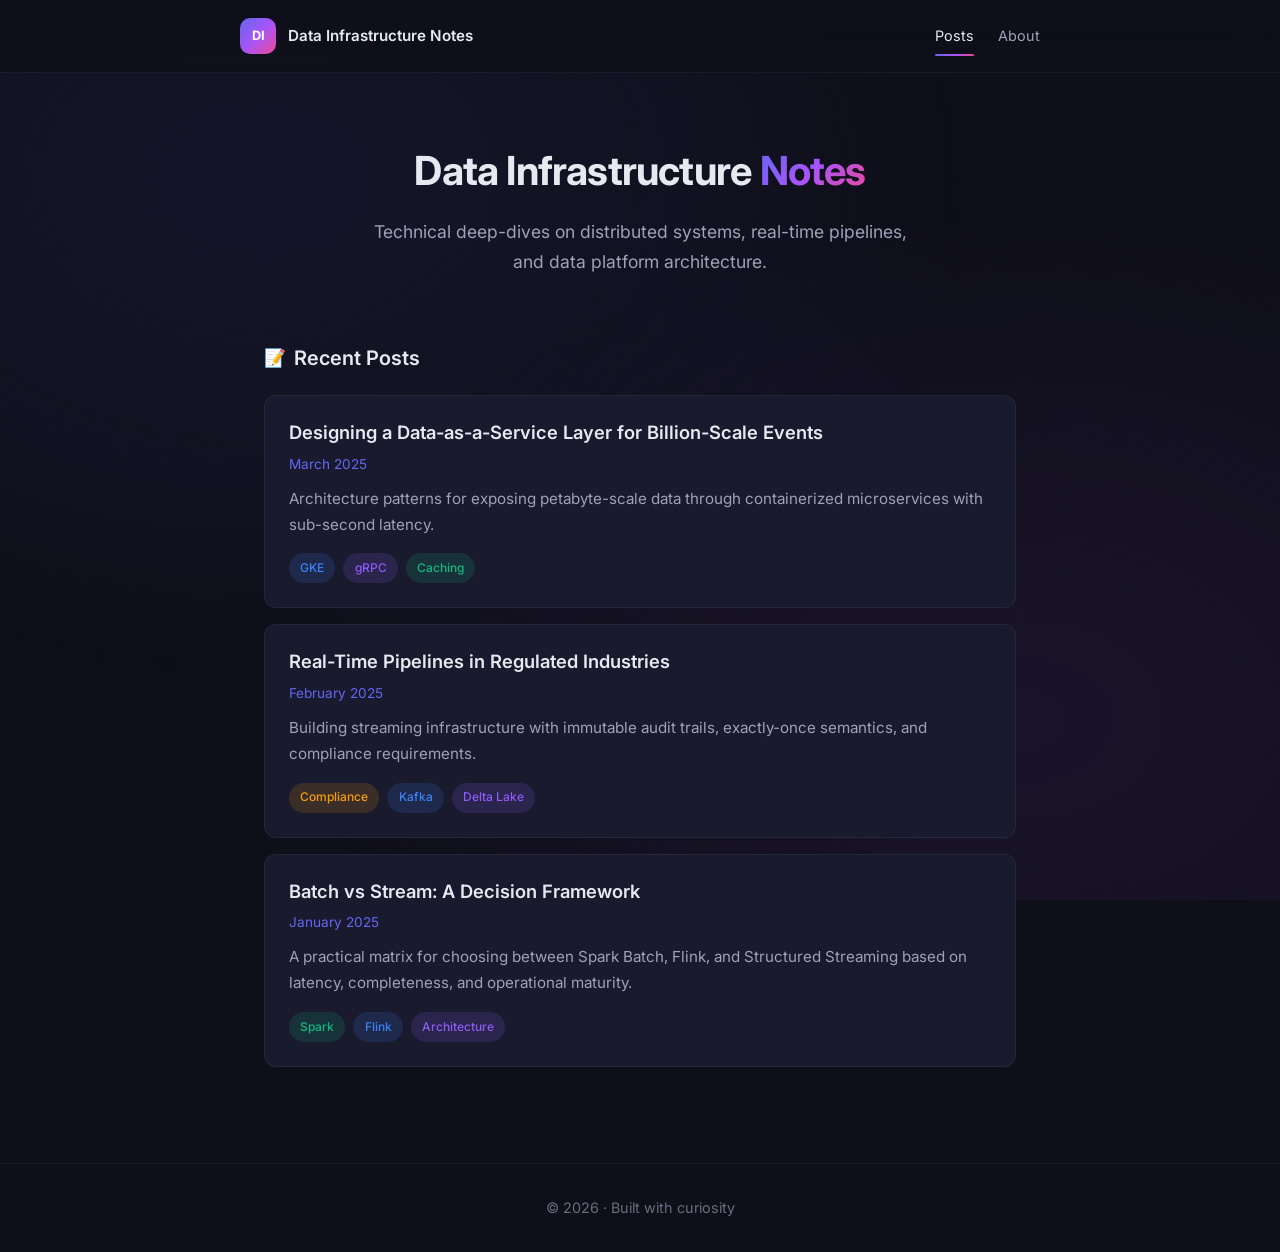
<file: index.html>
<!DOCTYPE html>
<html lang="en">
<head>
    <meta charset="UTF-8">
    <meta name="viewport" content="width=device-width, initial-scale=1.0">
    <title>Data Infrastructure Notes</title>
    <meta name="description" content="Technical writing on distributed systems, data platforms, and engineering architecture.">
    <link rel="preconnect" href="https://fonts.googleapis.com">
    <link rel="preconnect" href="https://fonts.gstatic.com" crossorigin>
    <link href="https://fonts.googleapis.com/css2?family=Inter:wght@400;500;600;700&family=JetBrains+Mono:wght@400;500&display=swap" rel="stylesheet">
    <link rel="stylesheet" href="style.css">
</head>
<body>
<nav class="nav">
    <div class="nav-content">
        <a href="index.html" class="nav-logo">
            <span class="logo-icon">DI</span>
            Data Infrastructure Notes
        </a>
        <div class="nav-links">
            <a href="index.html" class="active">Posts</a>
            <a href="about.html">About</a>
        </div>
    </div>
</nav>

<main class="main">
    <section class="hero">
        <h1>Data Infrastructure <span class="gradient-text">Notes</span></h1>
        <p class="tagline">Technical deep-dives on distributed systems, real-time pipelines, and data platform architecture.</p>
    </section>

    <section class="posts-section">
        <h2><span class="section-icon">📝</span> Recent Posts</h2>
        <ul class="posts">
            <li>
                <a href="posts/daas-billion-scale.html">Designing a Data-as-a-Service Layer for Billion-Scale Events</a>
                <time>March 2025</time>
                <p>Architecture patterns for exposing petabyte-scale data through containerized microservices with sub-second latency.</p>
                <div class="post-tags">
                    <span class="tag tag-blue">GKE</span>
                    <span class="tag tag-purple">gRPC</span>
                    <span class="tag tag-green">Caching</span>
                </div>
            </li>
            <li>
                <a href="posts/regulated-pipelines.html">Real-Time Pipelines in Regulated Industries</a>
                <time>February 2025</time>
                <p>Building streaming infrastructure with immutable audit trails, exactly-once semantics, and compliance requirements.</p>
                <div class="post-tags">
                    <span class="tag tag-orange">Compliance</span>
                    <span class="tag tag-blue">Kafka</span>
                    <span class="tag tag-purple">Delta Lake</span>
                </div>
            </li>
            <li>
                <a href="posts/batch-vs-stream.html">Batch vs Stream: A Decision Framework</a>
                <time>January 2025</time>
                <p>A practical matrix for choosing between Spark Batch, Flink, and Structured Streaming based on latency, completeness, and operational maturity.</p>
                <div class="post-tags">
                    <span class="tag tag-green">Spark</span>
                    <span class="tag tag-blue">Flink</span>
                    <span class="tag tag-purple">Architecture</span>
                </div>
            </li>
        </ul>
    </section>
</main>

<footer class="footer">
    <p>© 2026 · Built with curiosity</p>
</footer>
</body>
</html>
</file>
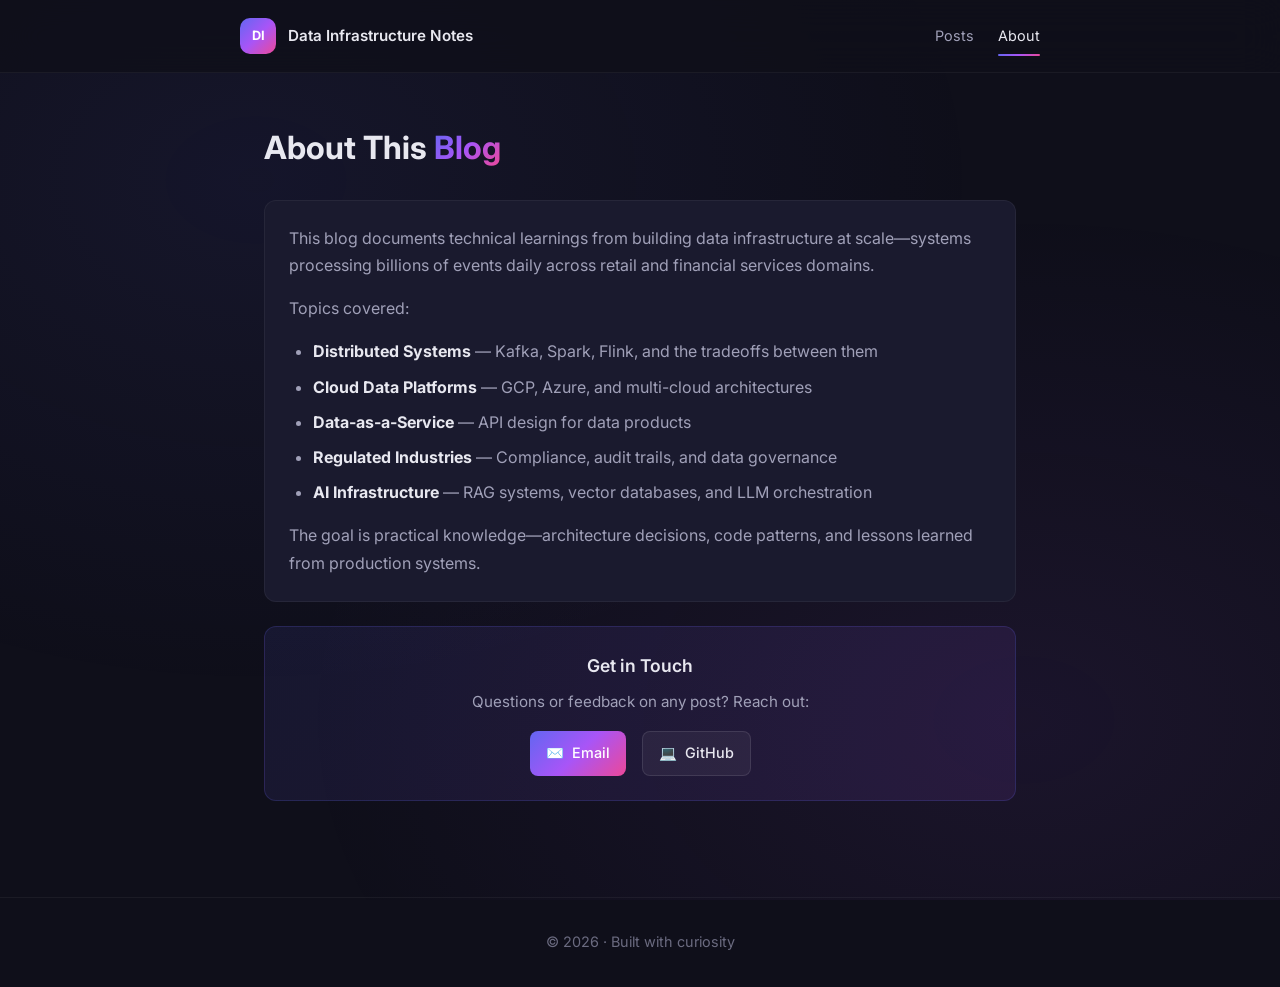
<file: about.html>
<!DOCTYPE html>
<html lang="en">
<head>
    <meta charset="UTF-8">
    <meta name="viewport" content="width=device-width, initial-scale=1.0">
    <title>About - Data Infrastructure Notes</title>
    <link rel="preconnect" href="https://fonts.googleapis.com">
    <link rel="preconnect" href="https://fonts.gstatic.com" crossorigin>
    <link href="https://fonts.googleapis.com/css2?family=Inter:wght@400;500;600;700&family=JetBrains+Mono:wght@400;500&display=swap" rel="stylesheet">
    <link rel="stylesheet" href="style.css">
</head>
<body>
<nav class="nav">
    <div class="nav-content">
        <a href="index.html" class="nav-logo">
            <span class="logo-icon">DI</span>
            Data Infrastructure Notes
        </a>
        <div class="nav-links">
            <a href="index.html">Posts</a>
            <a href="about.html" class="active">About</a>
        </div>
    </div>
</nav>

<main class="main">
    <section class="about-section">
        <h1>About This <span class="gradient-text">Blog</span></h1>

        <div class="card">
            <p>This blog documents technical learnings from building data infrastructure at scale—systems processing billions of events daily across retail and financial services domains.</p>

            <p>Topics covered:</p>
            <ul>
                <li><strong>Distributed Systems</strong> — Kafka, Spark, Flink, and the tradeoffs between them</li>
                <li><strong>Cloud Data Platforms</strong> — GCP, Azure, and multi-cloud architectures</li>
                <li><strong>Data-as-a-Service</strong> — API design for data products</li>
                <li><strong>Regulated Industries</strong> — Compliance, audit trails, and data governance</li>
                <li><strong>AI Infrastructure</strong> — RAG systems, vector databases, and LLM orchestration</li>
            </ul>

            <p>The goal is practical knowledge—architecture decisions, code patterns, and lessons learned from production systems.</p>
        </div>

        <div class="contact-card">
            <h2>Get in Touch</h2>
            <p>Questions or feedback on any post? Reach out:</p>
            <div class="contact-links">
                <a href="mailto:ankitgarg7430@gmail.com" class="contact-btn email">
                    <span class="btn-icon">✉️</span>
                    Email
                </a>
                <a href="https://github.com/ankitgarg-gh" class="contact-btn github">
                    <span class="btn-icon">💻</span>
                    GitHub
                </a>
            </div>
        </div>
    </section>
</main>

<footer class="footer">
    <p>© 2026 · Built with curiosity</p>
</footer>
</body>
</html>
</file>
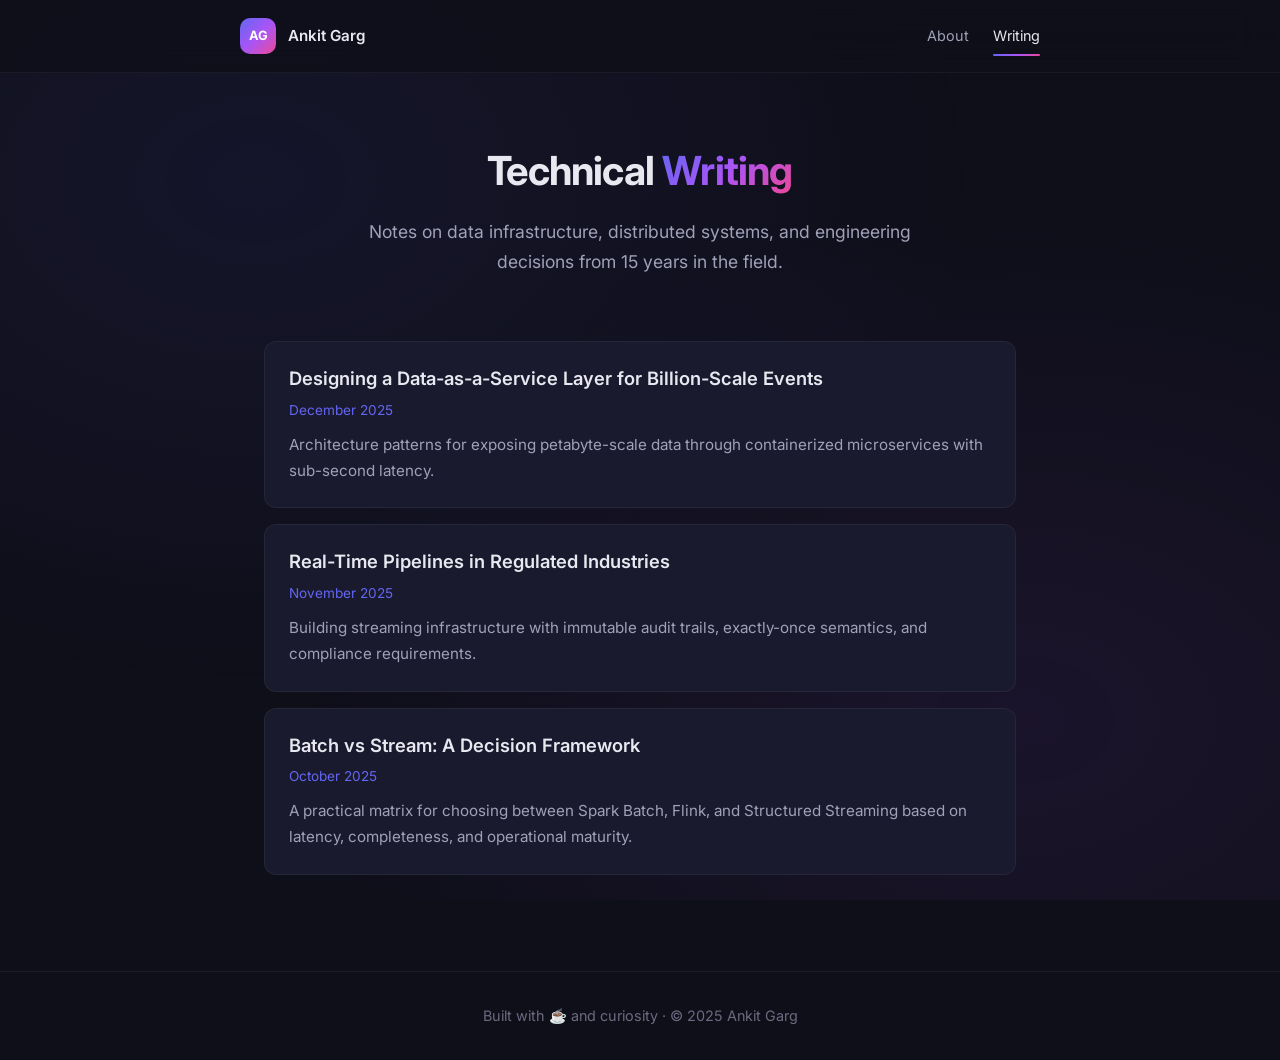
<file: blog.html>
<!DOCTYPE html>
<html lang="en">
<head>
    <meta charset="UTF-8">
    <meta name="viewport" content="width=device-width, initial-scale=1.0">
    <title>Writing - Ankit Garg</title>
    <link rel="preconnect" href="https://fonts.googleapis.com">
    <link rel="preconnect" href="https://fonts.gstatic.com" crossorigin>
    <link href="https://fonts.googleapis.com/css2?family=Inter:wght@400;500;600;700&family=JetBrains+Mono:wght@400;500&display=swap" rel="stylesheet">
    <link rel="stylesheet" href="style.css">
</head>
<body>
<nav class="nav">
    <div class="nav-content">
        <a href="index.html" class="nav-logo">
            <span class="logo-icon">AG</span>
            Ankit Garg
        </a>
        <div class="nav-links">
            <a href="index.html">About</a>
            <a href="blog.html" class="active">Writing</a>
        </div>
    </div>
</nav>

<main class="main">
    <section class="hero">
        <h1>Technical <span class="gradient-text">Writing</span></h1>
        <p class="tagline">Notes on data infrastructure, distributed systems, and engineering decisions from 15 years in the field.</p>
    </section>

    <section>
        <ul class="posts">
            <li>
                <a href="blog/post1.html">Designing a Data-as-a-Service Layer for Billion-Scale Events</a>
                <time>December 2025</time>
                <p>Architecture patterns for exposing petabyte-scale data through containerized microservices with sub-second latency.</p>
            </li>
            <li>
                <a href="blog/post2.html">Real-Time Pipelines in Regulated Industries</a>
                <time>November 2025</time>
                <p>Building streaming infrastructure with immutable audit trails, exactly-once semantics, and compliance requirements.</p>
            </li>
            <li>
                <a href="blog/post3.html">Batch vs Stream: A Decision Framework</a>
                <time>October 2025</time>
                <p>A practical matrix for choosing between Spark Batch, Flink, and Structured Streaming based on latency, completeness, and operational maturity.</p>
            </li>
        </ul>
    </section>
</main>

<footer class="footer">
    <p>Built with ☕ and curiosity · © 2025 Ankit Garg</p>
</footer>
</body>
</html>
</file>
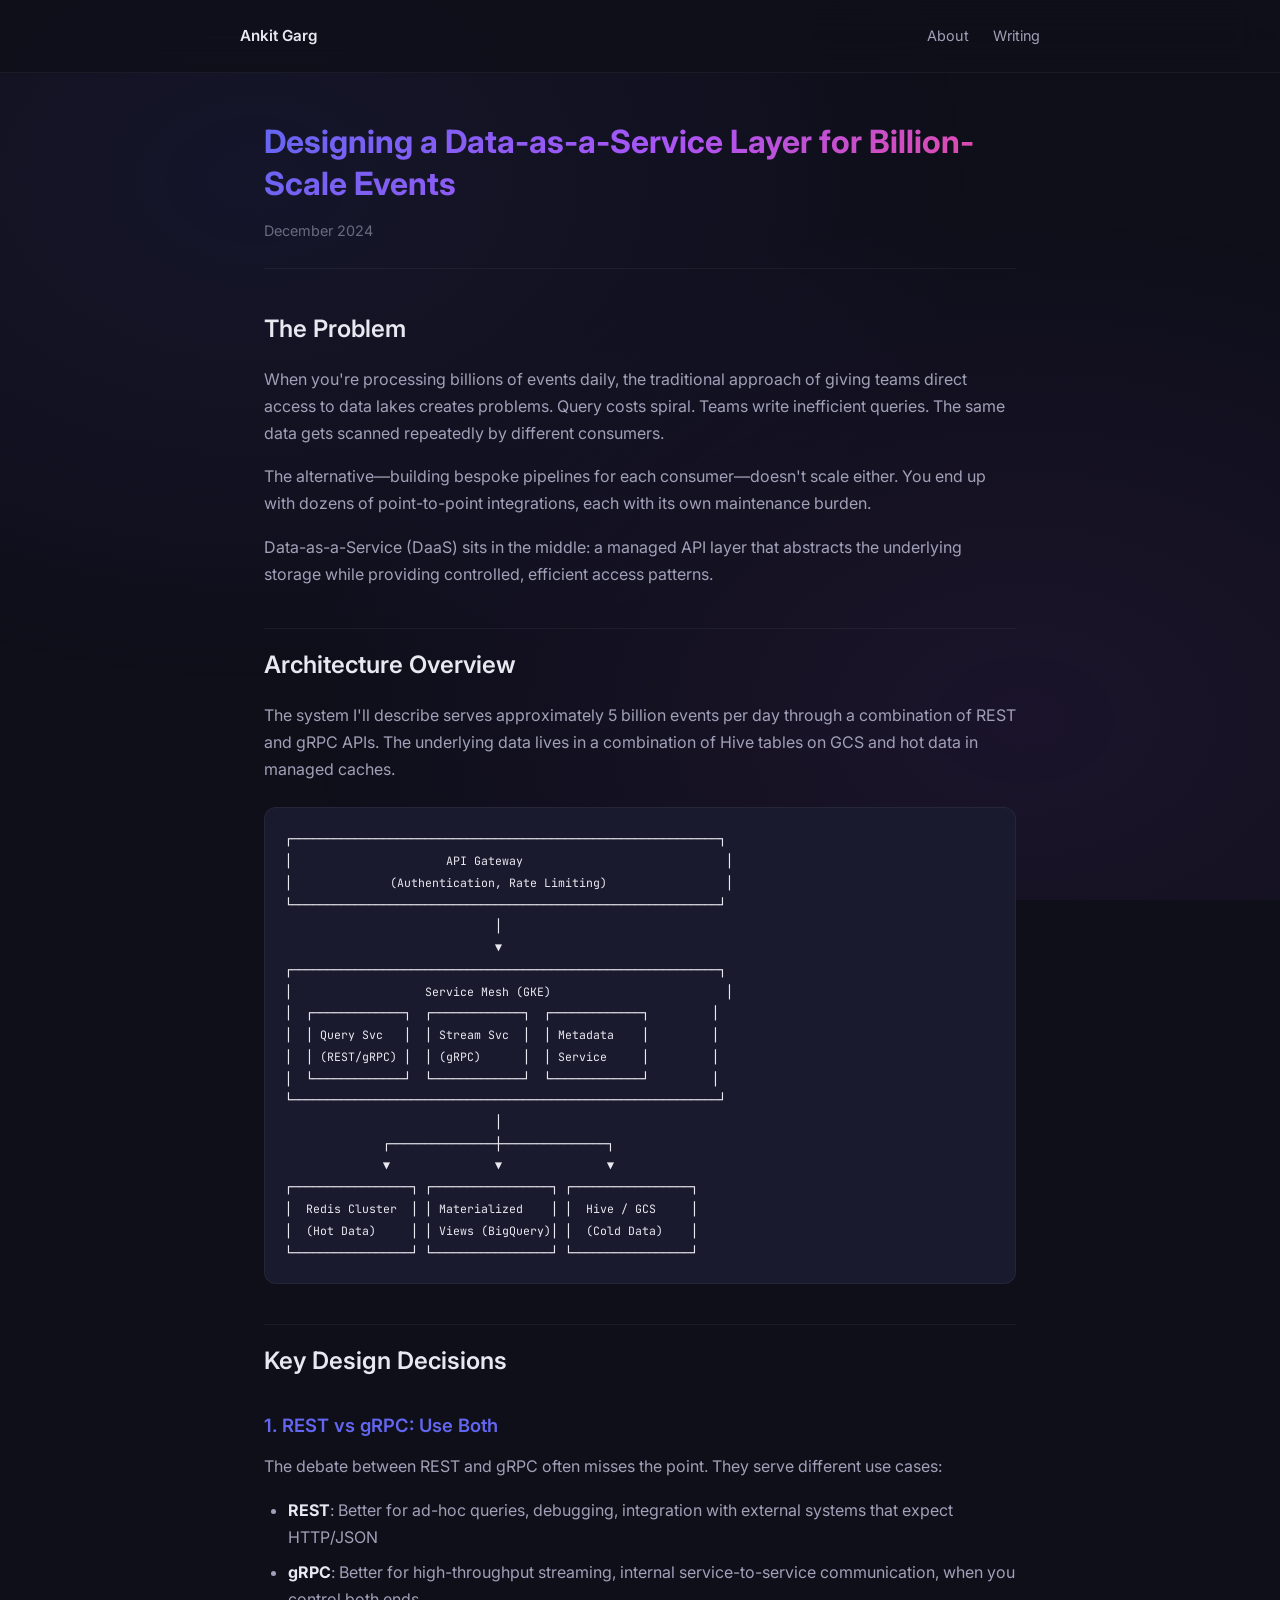
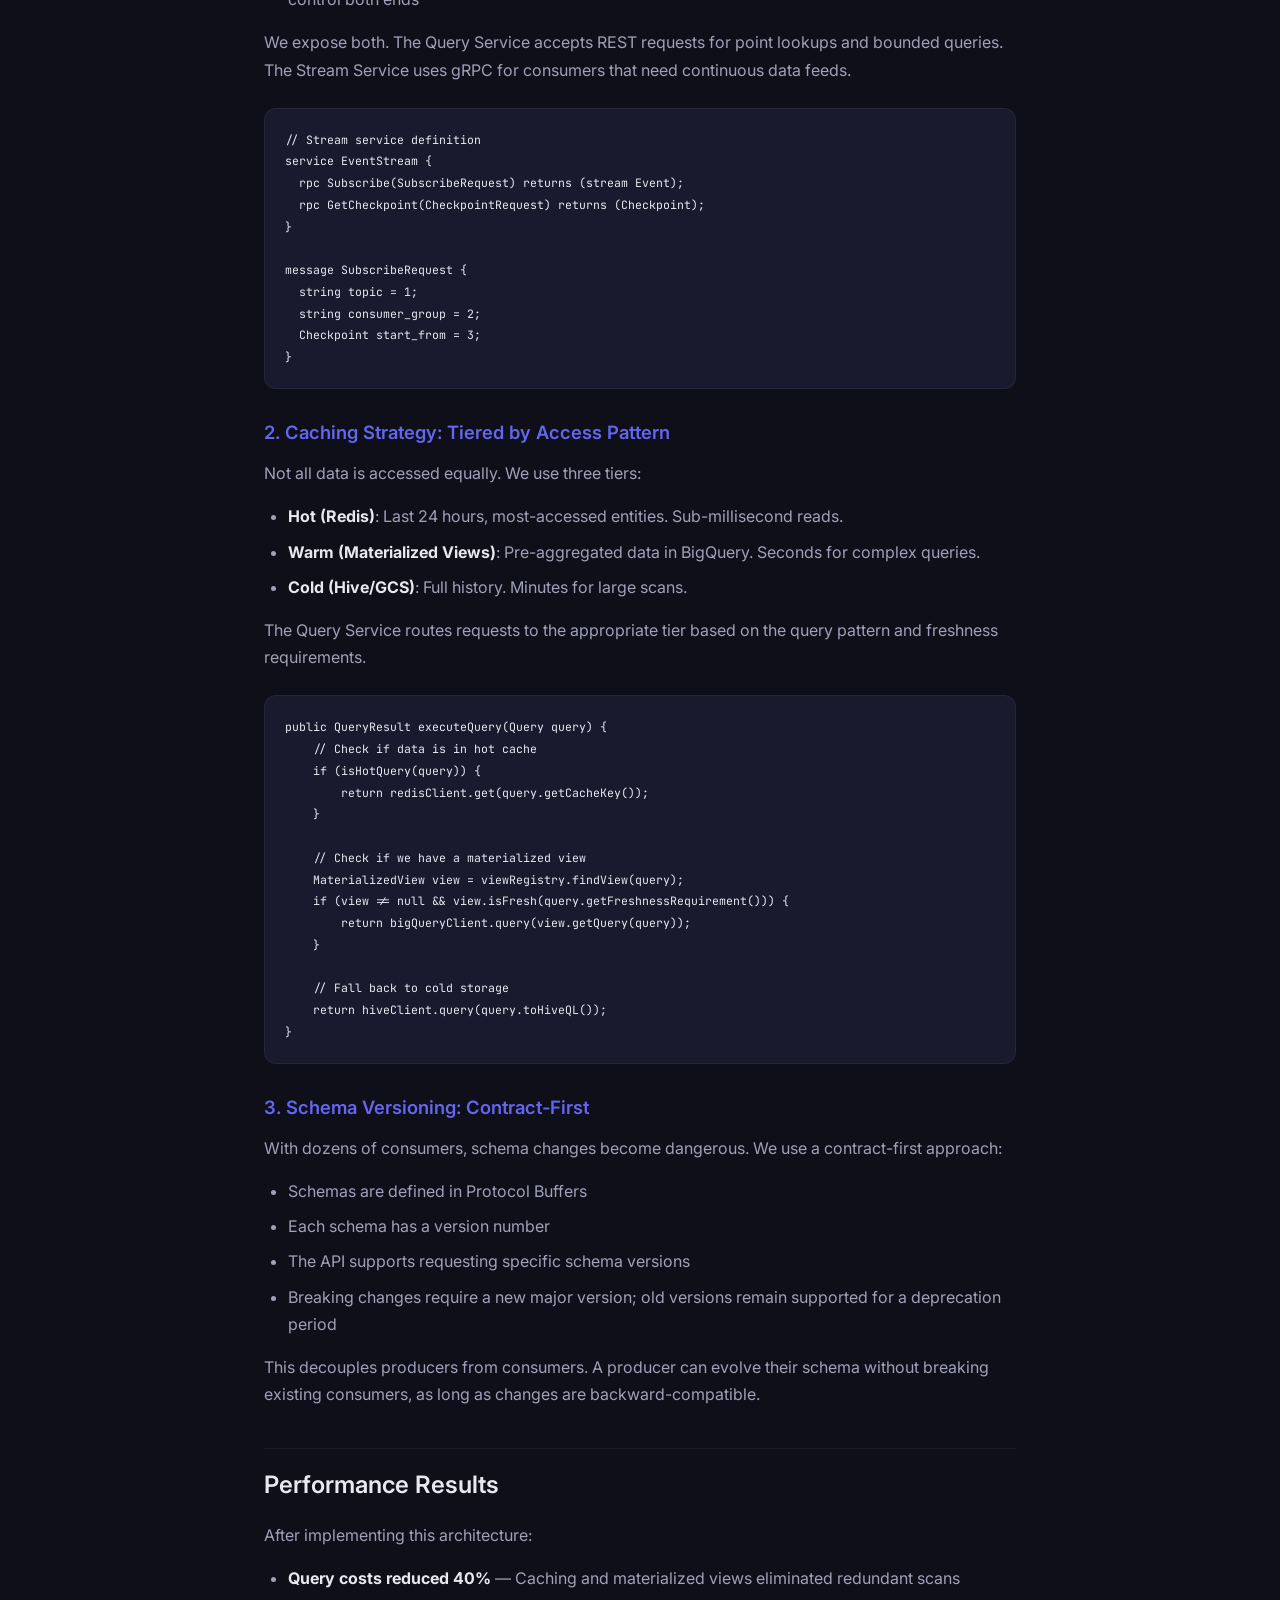
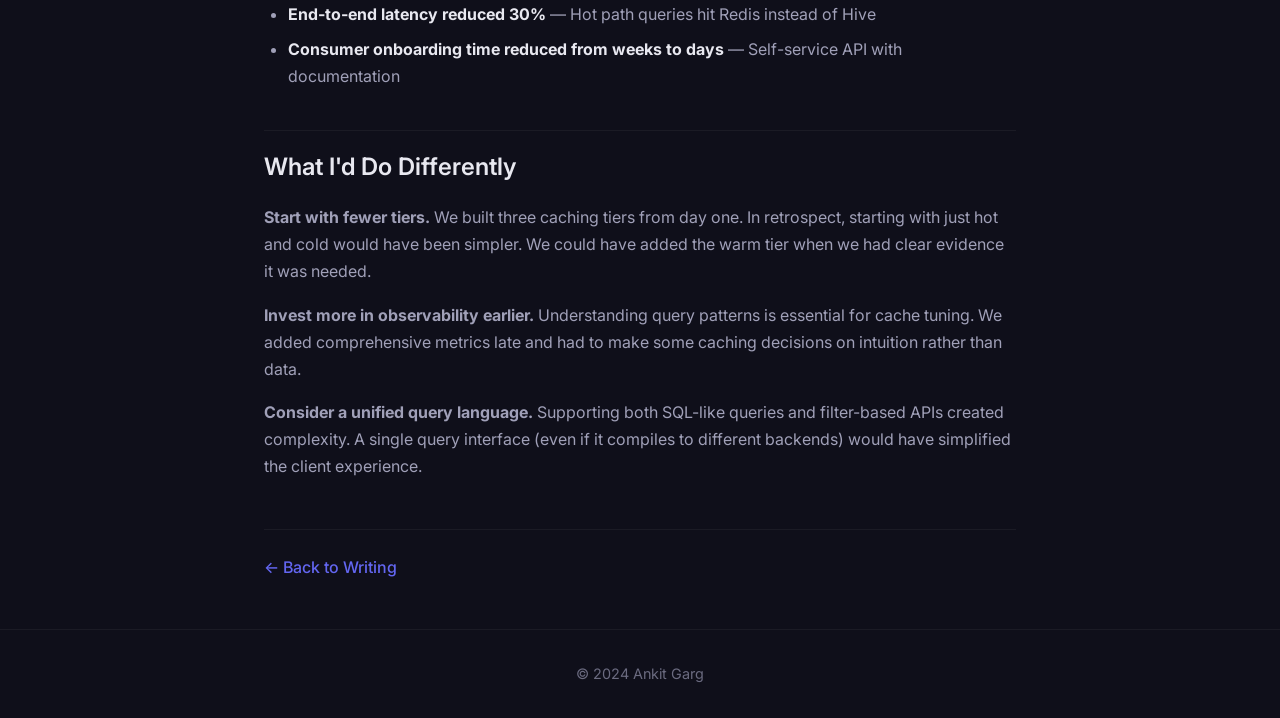
<file: blogs/post1.html>
<!DOCTYPE html>
<html lang="en">
<head>
    <meta charset="UTF-8">
    <meta name="viewport" content="width=device-width, initial-scale=1.0">
    <title>Designing a Data-as-a-Service Layer - Ankit Garg</title>
    <link rel="preconnect" href="https://fonts.googleapis.com">
    <link rel="preconnect" href="https://fonts.gstatic.com" crossorigin>
    <link href="https://fonts.googleapis.com/css2?family=Inter:wght@400;500;600&family=JetBrains+Mono:wght@400;500&display=swap" rel="stylesheet">
    <link rel="stylesheet" href="../style.css">
</head>
<body>
<nav class="nav">
    <div class="nav-content">
        <a href="../index.html" class="nav-logo">Ankit Garg</a>
        <div class="nav-links">
            <a href="../index.html">About</a>
            <a href="../blog.html">Writing</a>
        </div>
    </div>
</nav>

<article class="post">
    <header class="post-header">
        <h1>Designing a Data-as-a-Service Layer for Billion-Scale Events</h1>
        <time datetime="2024-12">December 2024</time>
    </header>

    <div class="post-content">
        <h2>The Problem</h2>
        <p>When you're processing billions of events daily, the traditional approach of giving teams direct access to data lakes creates problems. Query costs spiral. Teams write inefficient queries. The same data gets scanned repeatedly by different consumers.</p>
        <p>The alternative—building bespoke pipelines for each consumer—doesn't scale either. You end up with dozens of point-to-point integrations, each with its own maintenance burden.</p>
        <p>Data-as-a-Service (DaaS) sits in the middle: a managed API layer that abstracts the underlying storage while providing controlled, efficient access patterns.</p>

        <h2>Architecture Overview</h2>
        <p>The system I'll describe serves approximately 5 billion events per day through a combination of REST and gRPC APIs. The underlying data lives in a combination of Hive tables on GCS and hot data in managed caches.</p>

        <pre><code>┌─────────────────────────────────────────────────────────────┐
│                      API Gateway                             │
│              (Authentication, Rate Limiting)                 │
└─────────────────────────────────────────────────────────────┘
                              │
                              ▼
┌─────────────────────────────────────────────────────────────┐
│                   Service Mesh (GKE)                         │
│  ┌─────────────┐  ┌─────────────┐  ┌─────────────┐         │
│  │ Query Svc   │  │ Stream Svc  │  │ Metadata    │         │
│  │ (REST/gRPC) │  │ (gRPC)      │  │ Service     │         │
│  └─────────────┘  └─────────────┘  └─────────────┘         │
└─────────────────────────────────────────────────────────────┘
                              │
              ┌───────────────┼───────────────┐
              ▼               ▼               ▼
┌─────────────────┐ ┌─────────────────┐ ┌─────────────────┐
│  Redis Cluster  │ │ Materialized    │ │  Hive / GCS     │
│  (Hot Data)     │ │ Views (BigQuery)│ │  (Cold Data)    │
└─────────────────┘ └─────────────────┘ └─────────────────┘</code></pre>

        <h2>Key Design Decisions</h2>

        <h3>1. REST vs gRPC: Use Both</h3>
        <p>The debate between REST and gRPC often misses the point. They serve different use cases:</p>
        <ul>
            <li><strong>REST</strong>: Better for ad-hoc queries, debugging, integration with external systems that expect HTTP/JSON</li>
            <li><strong>gRPC</strong>: Better for high-throughput streaming, internal service-to-service communication, when you control both ends</li>
        </ul>
        <p>We expose both. The Query Service accepts REST requests for point lookups and bounded queries. The Stream Service uses gRPC for consumers that need continuous data feeds.</p>

        <pre><code class="language-protobuf">// Stream service definition
service EventStream {
  rpc Subscribe(SubscribeRequest) returns (stream Event);
  rpc GetCheckpoint(CheckpointRequest) returns (Checkpoint);
}

message SubscribeRequest {
  string topic = 1;
  string consumer_group = 2;
  Checkpoint start_from = 3;
}</code></pre>

        <h3>2. Caching Strategy: Tiered by Access Pattern</h3>
        <p>Not all data is accessed equally. We use three tiers:</p>
        <ul>
            <li><strong>Hot (Redis)</strong>: Last 24 hours, most-accessed entities. Sub-millisecond reads.</li>
            <li><strong>Warm (Materialized Views)</strong>: Pre-aggregated data in BigQuery. Seconds for complex queries.</li>
            <li><strong>Cold (Hive/GCS)</strong>: Full history. Minutes for large scans.</li>
        </ul>
        <p>The Query Service routes requests to the appropriate tier based on the query pattern and freshness requirements.</p>

        <pre><code class="language-java">public QueryResult executeQuery(Query query) {
    // Check if data is in hot cache
    if (isHotQuery(query)) {
        return redisClient.get(query.getCacheKey());
    }

    // Check if we have a materialized view
    MaterializedView view = viewRegistry.findView(query);
    if (view != null && view.isFresh(query.getFreshnessRequirement())) {
        return bigQueryClient.query(view.getQuery(query));
    }

    // Fall back to cold storage
    return hiveClient.query(query.toHiveQL());
}</code></pre>

        <h3>3. Schema Versioning: Contract-First</h3>
        <p>With dozens of consumers, schema changes become dangerous. We use a contract-first approach:</p>
        <ul>
            <li>Schemas are defined in Protocol Buffers</li>
            <li>Each schema has a version number</li>
            <li>The API supports requesting specific schema versions</li>
            <li>Breaking changes require a new major version; old versions remain supported for a deprecation period</li>
        </ul>
        <p>This decouples producers from consumers. A producer can evolve their schema without breaking existing consumers, as long as changes are backward-compatible.</p>

        <h2>Performance Results</h2>
        <p>After implementing this architecture:</p>
        <ul>
            <li><strong>Query costs reduced 40%</strong> — Caching and materialized views eliminated redundant scans</li>
            <li><strong>End-to-end latency reduced 30%</strong> — Hot path queries hit Redis instead of Hive</li>
            <li><strong>Consumer onboarding time reduced from weeks to days</strong> — Self-service API with documentation</li>
        </ul>

        <h2>What I'd Do Differently</h2>
        <p><strong>Start with fewer tiers.</strong> We built three caching tiers from day one. In retrospect, starting with just hot and cold would have been simpler. We could have added the warm tier when we had clear evidence it was needed.</p>
        <p><strong>Invest more in observability earlier.</strong> Understanding query patterns is essential for cache tuning. We added comprehensive metrics late and had to make some caching decisions on intuition rather than data.</p>
        <p><strong>Consider a unified query language.</strong> Supporting both SQL-like queries and filter-based APIs created complexity. A single query interface (even if it compiles to different backends) would have simplified the client experience.</p>
    </div>

    <footer class="post-footer">
        <a href="../blog.html">← Back to Writing</a>
    </footer>
</article>

<footer class="footer">
    <p>© 2024 Ankit Garg</p>
</footer>
</body>
</html>
</file>
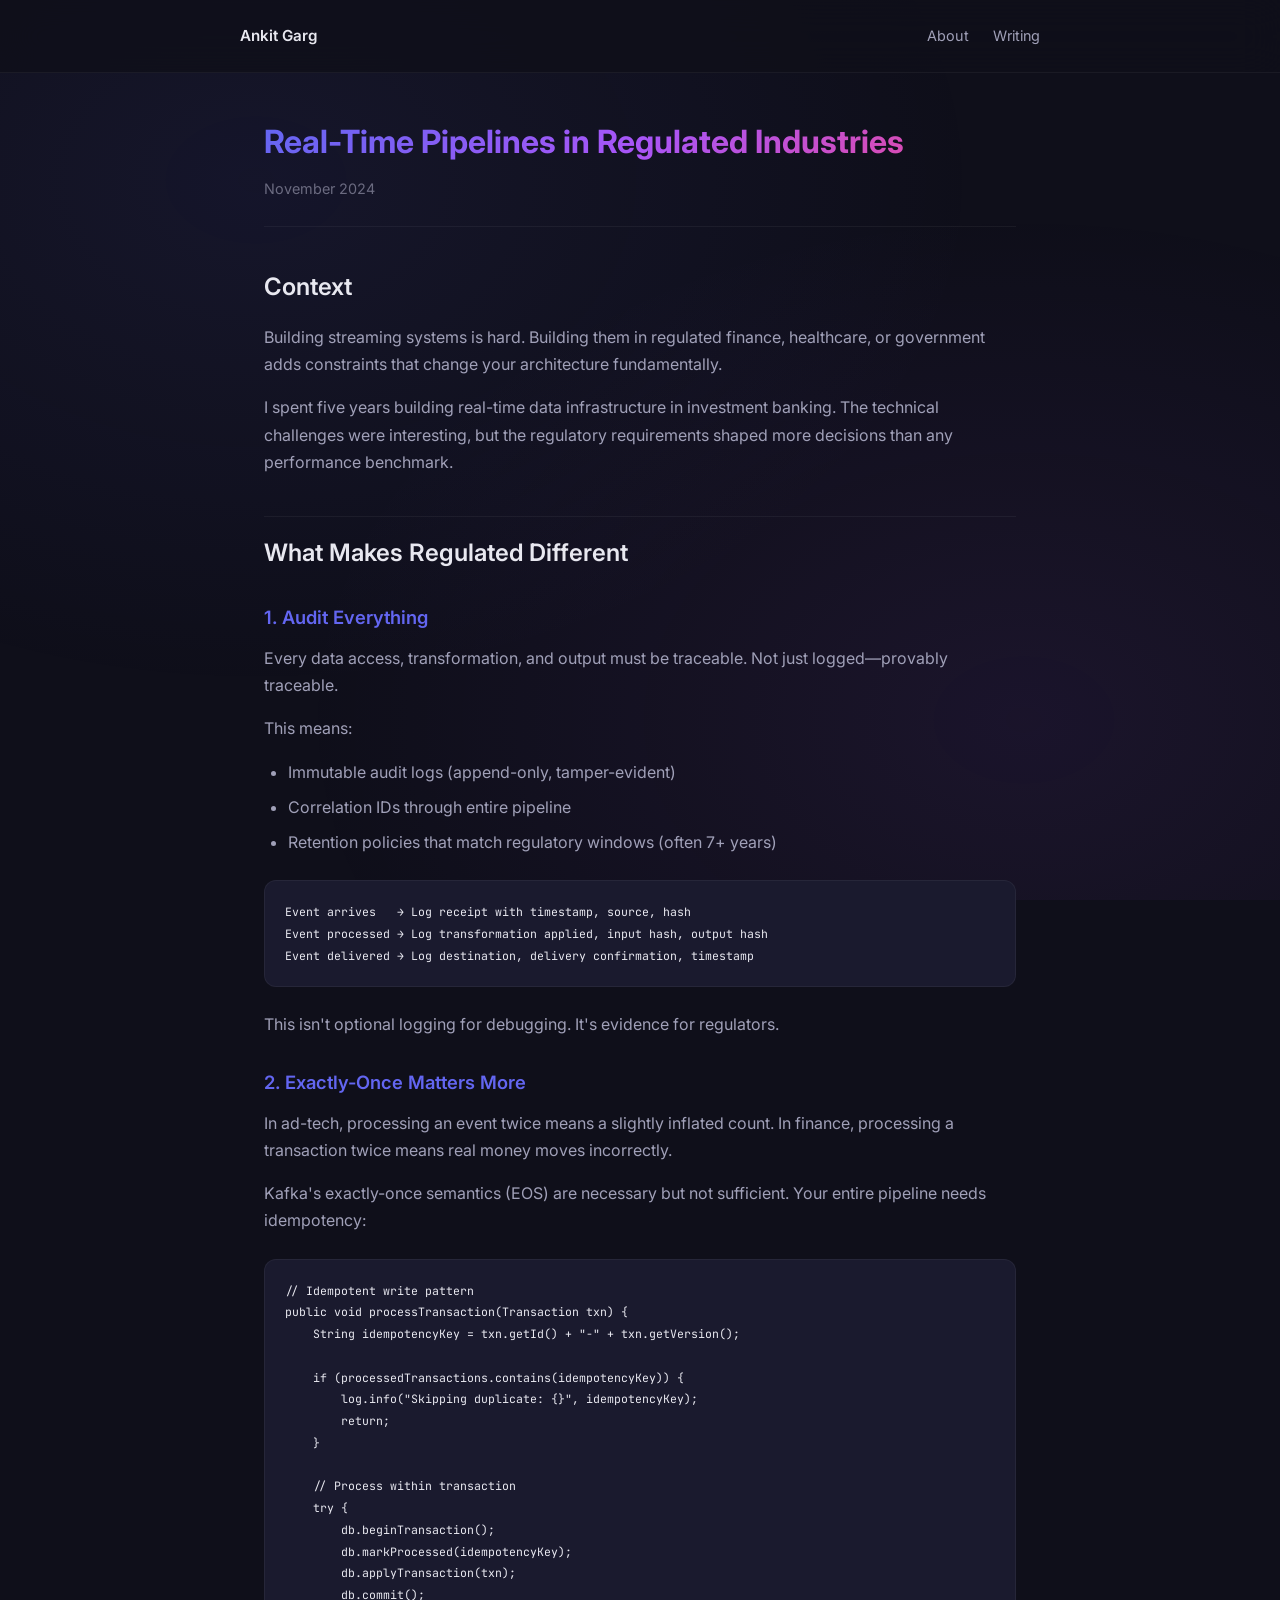
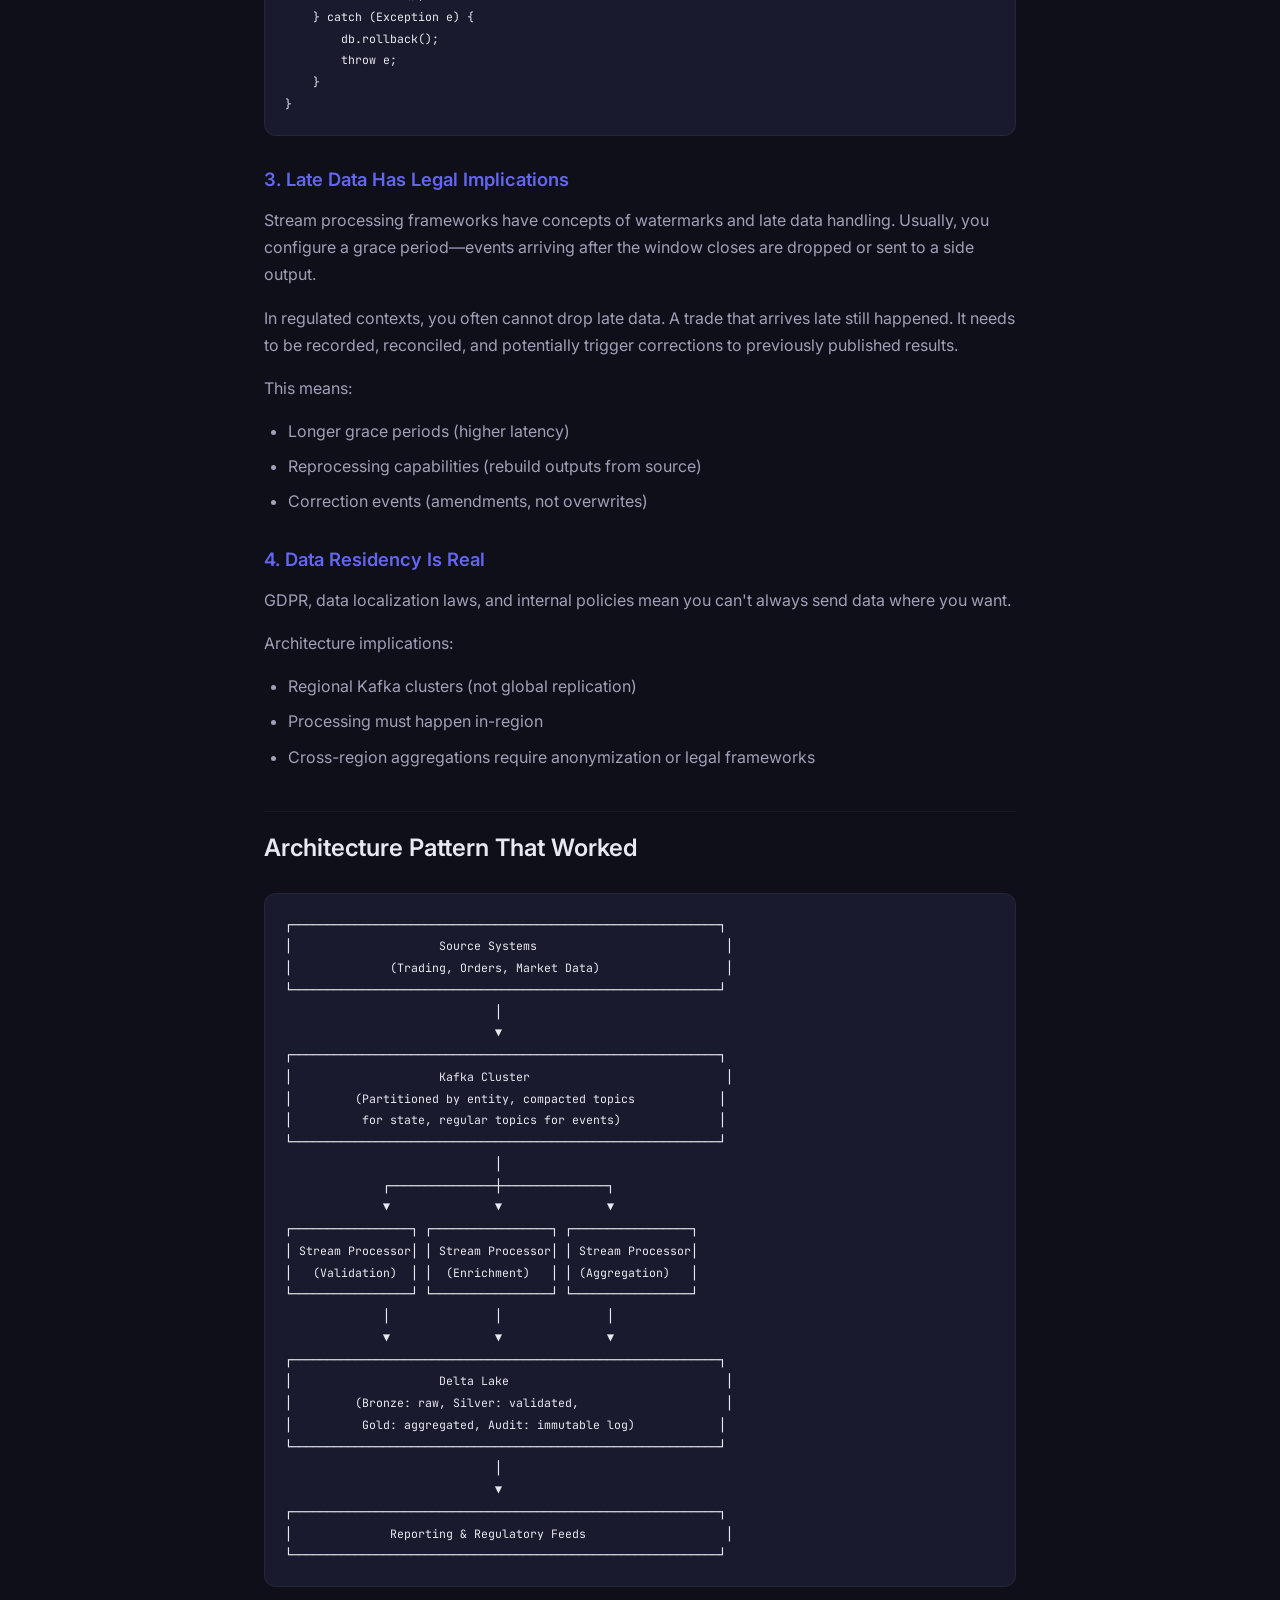
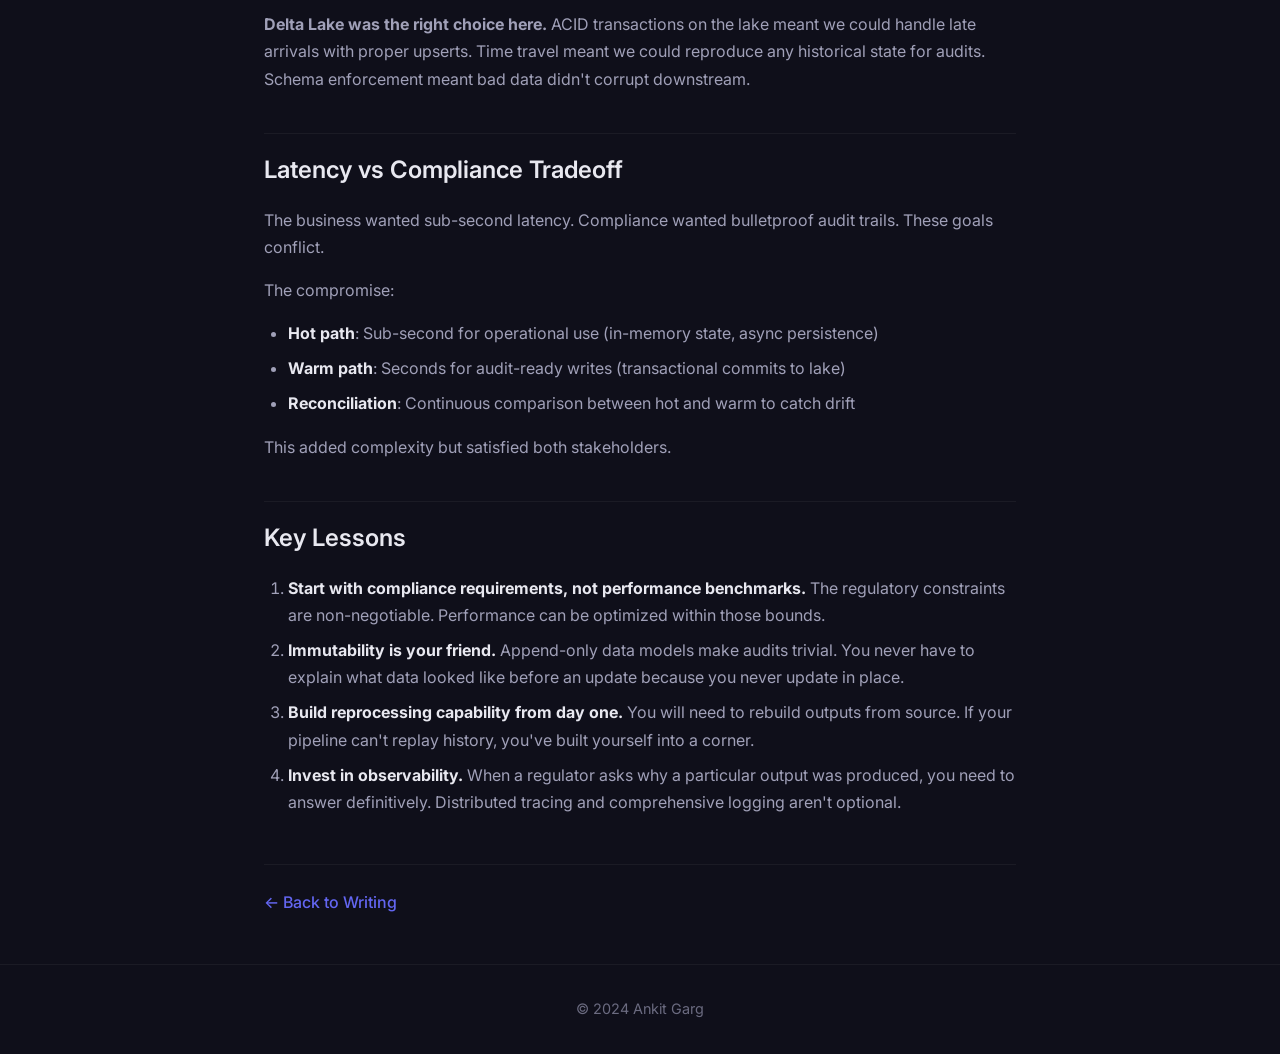
<file: blogs/post2.html>
<!DOCTYPE html>
<html lang="en">
<head>
    <meta charset="UTF-8">
    <meta name="viewport" content="width=device-width, initial-scale=1.0">
    <title>Real-Time Pipelines in Regulated Industries - Ankit Garg</title>
    <link rel="preconnect" href="https://fonts.googleapis.com">
    <link rel="preconnect" href="https://fonts.gstatic.com" crossorigin>
    <link href="https://fonts.googleapis.com/css2?family=Inter:wght@400;500;600&family=JetBrains+Mono:wght@400;500&display=swap" rel="stylesheet">
    <link rel="stylesheet" href="../style.css">
</head>
<body>
<nav class="nav">
    <div class="nav-content">
        <a href="../index.html" class="nav-logo">Ankit Garg</a>
        <div class="nav-links">
            <a href="../index.html">About</a>
            <a href="../blog.html">Writing</a>
        </div>
    </div>
</nav>

<article class="post">
    <header class="post-header">
        <h1>Real-Time Pipelines in Regulated Industries</h1>
        <time datetime="2024-11">November 2024</time>
    </header>

    <div class="post-content">
        <h2>Context</h2>
        <p>Building streaming systems is hard. Building them in regulated finance, healthcare, or government adds constraints that change your architecture fundamentally.</p>
        <p>I spent five years building real-time data infrastructure in investment banking. The technical challenges were interesting, but the regulatory requirements shaped more decisions than any performance benchmark.</p>

        <h2>What Makes Regulated Different</h2>

        <h3>1. Audit Everything</h3>
        <p>Every data access, transformation, and output must be traceable. Not just logged—provably traceable.</p>
        <p>This means:</p>
        <ul>
            <li>Immutable audit logs (append-only, tamper-evident)</li>
            <li>Correlation IDs through entire pipeline</li>
            <li>Retention policies that match regulatory windows (often 7+ years)</li>
        </ul>

        <pre><code>Event arrives   → Log receipt with timestamp, source, hash
Event processed → Log transformation applied, input hash, output hash
Event delivered → Log destination, delivery confirmation, timestamp</code></pre>

        <p>This isn't optional logging for debugging. It's evidence for regulators.</p>

        <h3>2. Exactly-Once Matters More</h3>
        <p>In ad-tech, processing an event twice means a slightly inflated count. In finance, processing a transaction twice means real money moves incorrectly.</p>
        <p>Kafka's exactly-once semantics (EOS) are necessary but not sufficient. Your entire pipeline needs idempotency:</p>

        <pre><code class="language-java">// Idempotent write pattern
public void processTransaction(Transaction txn) {
    String idempotencyKey = txn.getId() + "-" + txn.getVersion();

    if (processedTransactions.contains(idempotencyKey)) {
        log.info("Skipping duplicate: {}", idempotencyKey);
        return;
    }

    // Process within transaction
    try {
        db.beginTransaction();
        db.markProcessed(idempotencyKey);
        db.applyTransaction(txn);
        db.commit();
    } catch (Exception e) {
        db.rollback();
        throw e;
    }
}</code></pre>

        <h3>3. Late Data Has Legal Implications</h3>
        <p>Stream processing frameworks have concepts of watermarks and late data handling. Usually, you configure a grace period—events arriving after the window closes are dropped or sent to a side output.</p>
        <p>In regulated contexts, you often cannot drop late data. A trade that arrives late still happened. It needs to be recorded, reconciled, and potentially trigger corrections to previously published results.</p>
        <p>This means:</p>
        <ul>
            <li>Longer grace periods (higher latency)</li>
            <li>Reprocessing capabilities (rebuild outputs from source)</li>
            <li>Correction events (amendments, not overwrites)</li>
        </ul>

        <h3>4. Data Residency Is Real</h3>
        <p>GDPR, data localization laws, and internal policies mean you can't always send data where you want.</p>
        <p>Architecture implications:</p>
        <ul>
            <li>Regional Kafka clusters (not global replication)</li>
            <li>Processing must happen in-region</li>
            <li>Cross-region aggregations require anonymization or legal frameworks</li>
        </ul>

        <h2>Architecture Pattern That Worked</h2>

        <pre><code>┌─────────────────────────────────────────────────────────────┐
│                     Source Systems                           │
│              (Trading, Orders, Market Data)                  │
└─────────────────────────────────────────────────────────────┘
                              │
                              ▼
┌─────────────────────────────────────────────────────────────┐
│                     Kafka Cluster                            │
│         (Partitioned by entity, compacted topics            │
│          for state, regular topics for events)              │
└─────────────────────────────────────────────────────────────┘
                              │
              ┌───────────────┼───────────────┐
              ▼               ▼               ▼
┌─────────────────┐ ┌─────────────────┐ ┌─────────────────┐
│ Stream Processor│ │ Stream Processor│ │ Stream Processor│
│   (Validation)  │ │  (Enrichment)   │ │ (Aggregation)   │
└─────────────────┘ └─────────────────┘ └─────────────────┘
              │               │               │
              ▼               ▼               ▼
┌─────────────────────────────────────────────────────────────┐
│                     Delta Lake                               │
│         (Bronze: raw, Silver: validated,                     │
│          Gold: aggregated, Audit: immutable log)            │
└─────────────────────────────────────────────────────────────┘
                              │
                              ▼
┌─────────────────────────────────────────────────────────────┐
│              Reporting & Regulatory Feeds                    │
└─────────────────────────────────────────────────────────────┘</code></pre>

        <p><strong>Delta Lake was the right choice here.</strong> ACID transactions on the lake meant we could handle late arrivals with proper upserts. Time travel meant we could reproduce any historical state for audits. Schema enforcement meant bad data didn't corrupt downstream.</p>

        <h2>Latency vs Compliance Tradeoff</h2>
        <p>The business wanted sub-second latency. Compliance wanted bulletproof audit trails. These goals conflict.</p>
        <p>The compromise:</p>
        <ul>
            <li><strong>Hot path</strong>: Sub-second for operational use (in-memory state, async persistence)</li>
            <li><strong>Warm path</strong>: Seconds for audit-ready writes (transactional commits to lake)</li>
            <li><strong>Reconciliation</strong>: Continuous comparison between hot and warm to catch drift</li>
        </ul>
        <p>This added complexity but satisfied both stakeholders.</p>

        <h2>Key Lessons</h2>
        <ol>
            <li><strong>Start with compliance requirements, not performance benchmarks.</strong> The regulatory constraints are non-negotiable. Performance can be optimized within those bounds.</li>
            <li><strong>Immutability is your friend.</strong> Append-only data models make audits trivial. You never have to explain what data looked like before an update because you never update in place.</li>
            <li><strong>Build reprocessing capability from day one.</strong> You will need to rebuild outputs from source. If your pipeline can't replay history, you've built yourself into a corner.</li>
            <li><strong>Invest in observability.</strong> When a regulator asks why a particular output was produced, you need to answer definitively. Distributed tracing and comprehensive logging aren't optional.</li>
        </ol>
    </div>

    <footer class="post-footer">
        <a href="../blog.html">← Back to Writing</a>
    </footer>
</article>

<footer class="footer">
    <p>© 2024 Ankit Garg</p>
</footer>
</body>
</html>
</file>
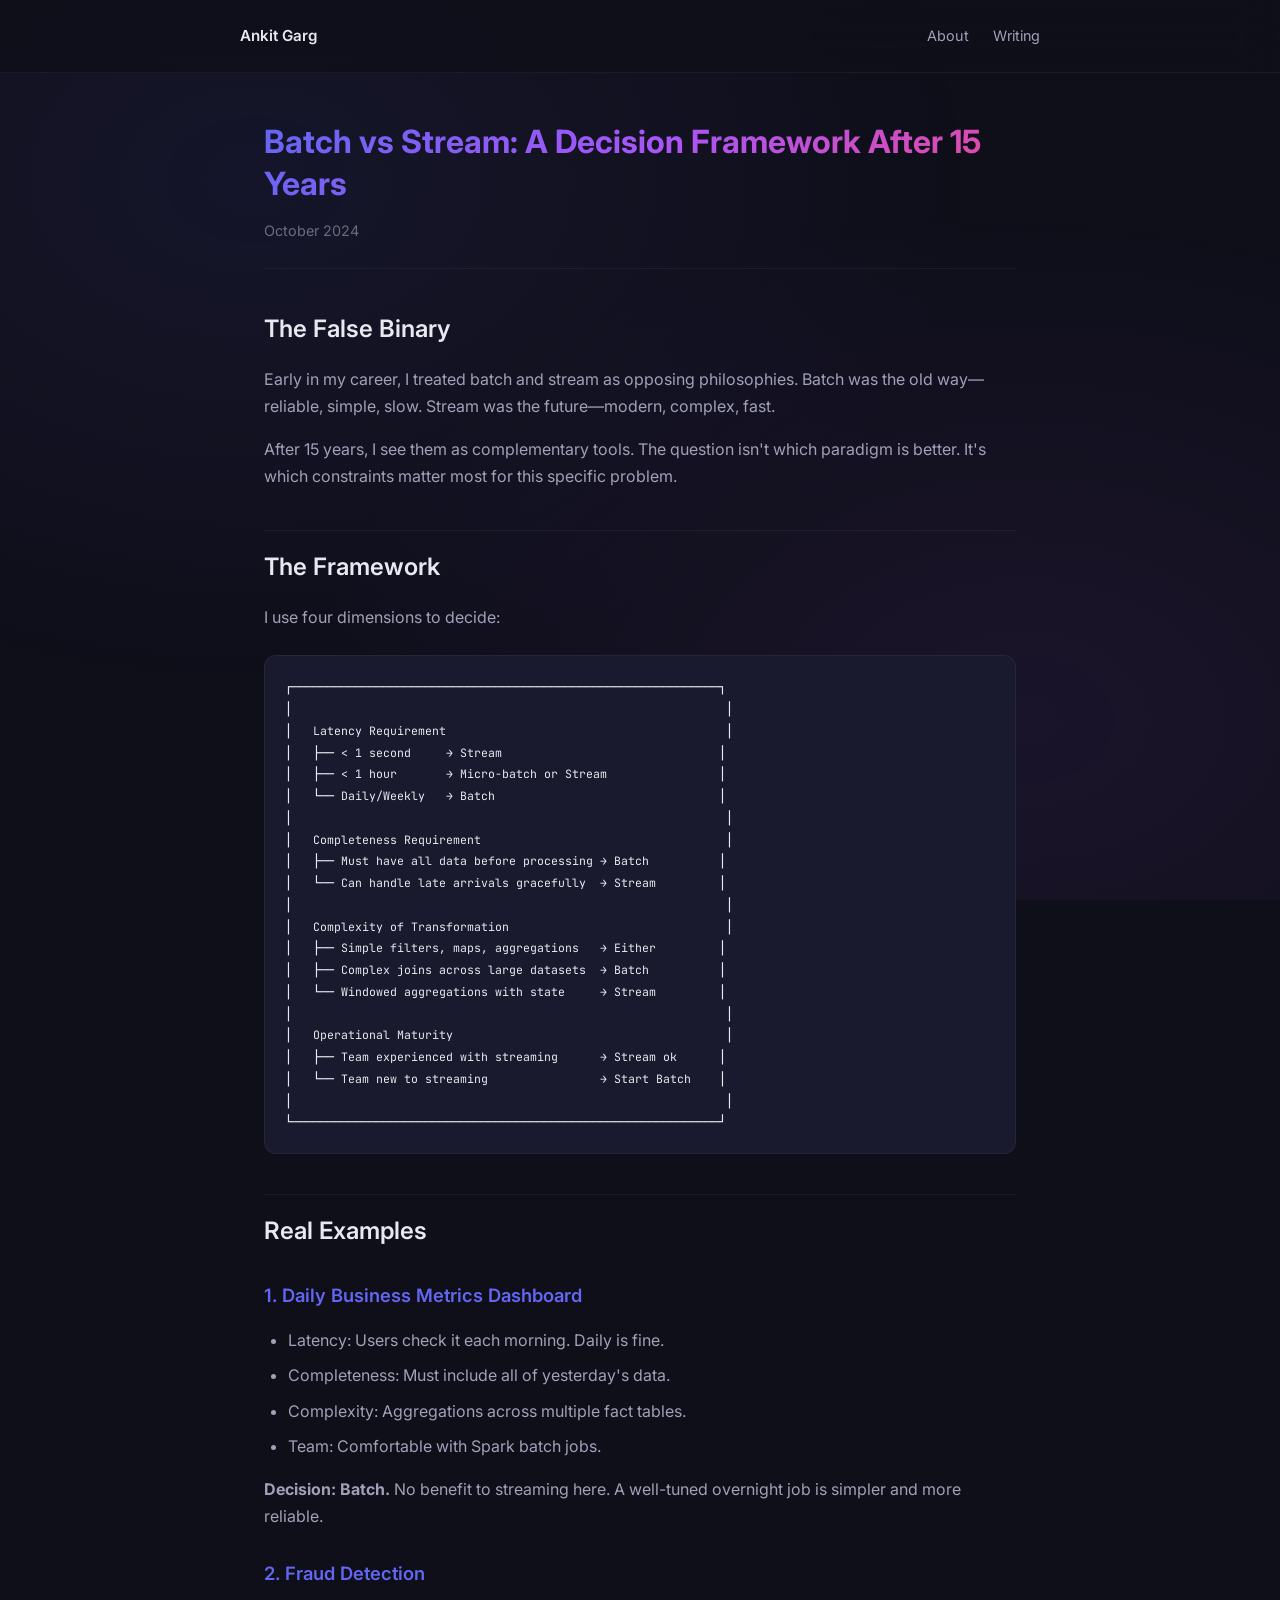
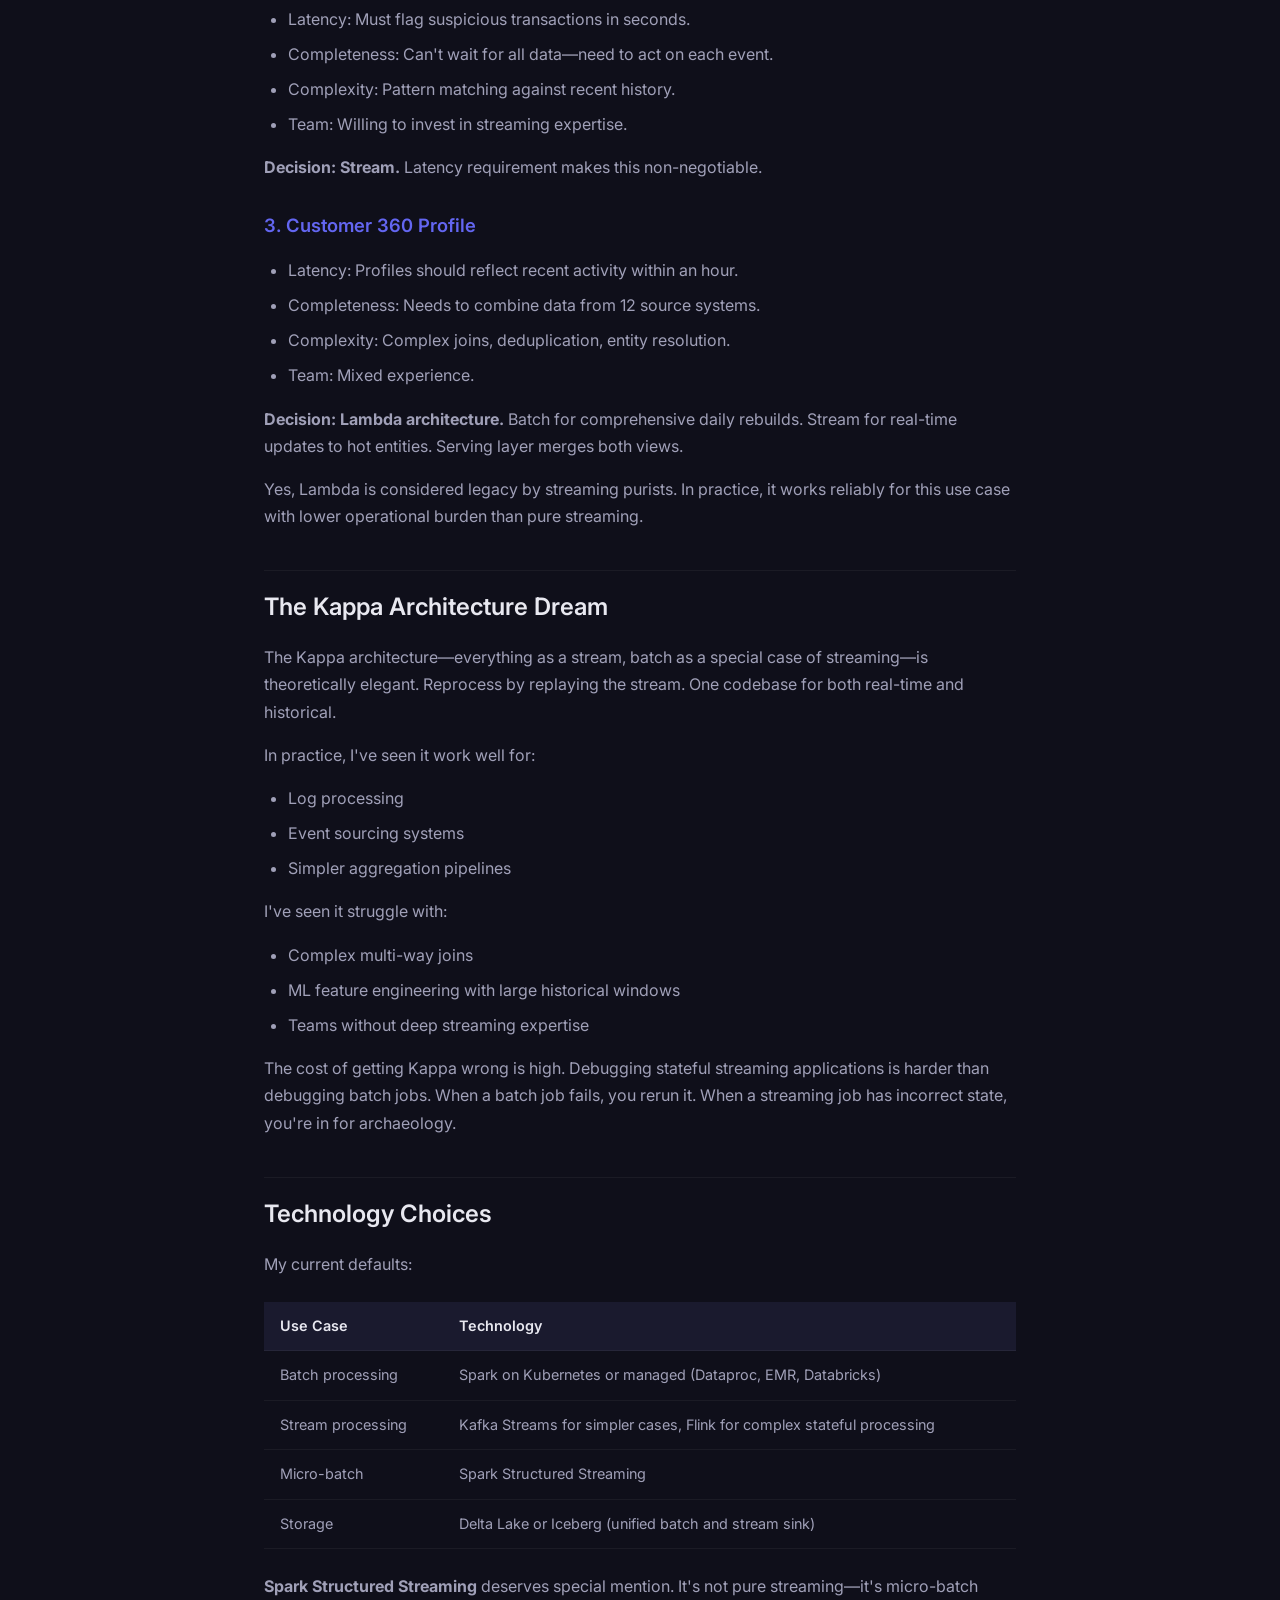
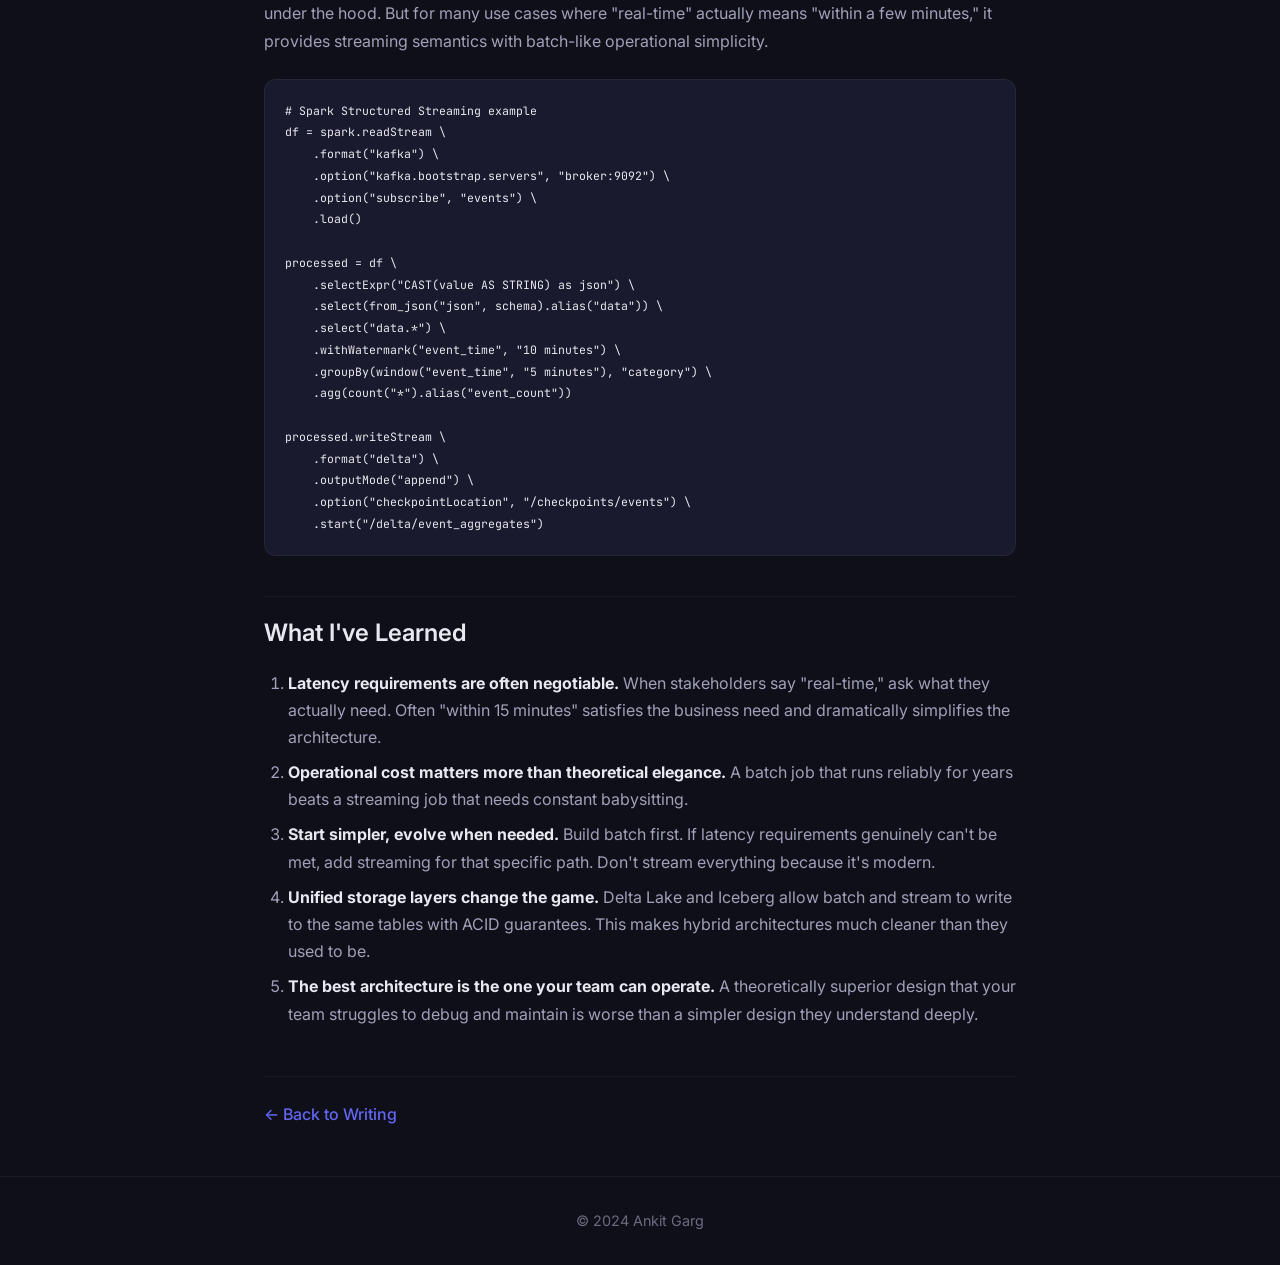
<file: blogs/post3.html>
<!DOCTYPE html>
<html lang="en">
<head>
    <meta charset="UTF-8">
    <meta name="viewport" content="width=device-width, initial-scale=1.0">
    <title>Batch vs Stream: A Decision Framework - Ankit Garg</title>
    <link rel="preconnect" href="https://fonts.googleapis.com">
    <link rel="preconnect" href="https://fonts.gstatic.com" crossorigin>
    <link href="https://fonts.googleapis.com/css2?family=Inter:wght@400;500;600&family=JetBrains+Mono:wght@400;500&display=swap" rel="stylesheet">
    <link rel="stylesheet" href="../style.css">
</head>
<body>
<nav class="nav">
    <div class="nav-content">
        <a href="../index.html" class="nav-logo">Ankit Garg</a>
        <div class="nav-links">
            <a href="../index.html">About</a>
            <a href="../blog.html">Writing</a>
        </div>
    </div>
</nav>

<article class="post">
    <header class="post-header">
        <h1>Batch vs Stream: A Decision Framework After 15 Years</h1>
        <time datetime="2024-10">October 2024</time>
    </header>

    <div class="post-content">
        <h2>The False Binary</h2>
        <p>Early in my career, I treated batch and stream as opposing philosophies. Batch was the old way—reliable, simple, slow. Stream was the future—modern, complex, fast.</p>
        <p>After 15 years, I see them as complementary tools. The question isn't which paradigm is better. It's which constraints matter most for this specific problem.</p>

        <h2>The Framework</h2>
        <p>I use four dimensions to decide:</p>

        <pre><code>┌─────────────────────────────────────────────────────────────┐
│                                                              │
│   Latency Requirement                                        │
│   ├── < 1 second     → Stream                               │
│   ├── < 1 hour       → Micro-batch or Stream                │
│   └── Daily/Weekly   → Batch                                │
│                                                              │
│   Completeness Requirement                                   │
│   ├── Must have all data before processing → Batch          │
│   └── Can handle late arrivals gracefully  → Stream         │
│                                                              │
│   Complexity of Transformation                               │
│   ├── Simple filters, maps, aggregations   → Either         │
│   ├── Complex joins across large datasets  → Batch          │
│   └── Windowed aggregations with state     → Stream         │
│                                                              │
│   Operational Maturity                                       │
│   ├── Team experienced with streaming      → Stream ok      │
│   └── Team new to streaming                → Start Batch    │
│                                                              │
└─────────────────────────────────────────────────────────────┘</code></pre>

        <h2>Real Examples</h2>

        <h3>1. Daily Business Metrics Dashboard</h3>
        <ul>
            <li>Latency: Users check it each morning. Daily is fine.</li>
            <li>Completeness: Must include all of yesterday's data.</li>
            <li>Complexity: Aggregations across multiple fact tables.</li>
            <li>Team: Comfortable with Spark batch jobs.</li>
        </ul>
        <p><strong>Decision: Batch.</strong> No benefit to streaming here. A well-tuned overnight job is simpler and more reliable.</p>

        <h3>2. Fraud Detection</h3>
        <ul>
            <li>Latency: Must flag suspicious transactions in seconds.</li>
            <li>Completeness: Can't wait for all data—need to act on each event.</li>
            <li>Complexity: Pattern matching against recent history.</li>
            <li>Team: Willing to invest in streaming expertise.</li>
        </ul>
        <p><strong>Decision: Stream.</strong> Latency requirement makes this non-negotiable.</p>

        <h3>3. Customer 360 Profile</h3>
        <ul>
            <li>Latency: Profiles should reflect recent activity within an hour.</li>
            <li>Completeness: Needs to combine data from 12 source systems.</li>
            <li>Complexity: Complex joins, deduplication, entity resolution.</li>
            <li>Team: Mixed experience.</li>
        </ul>
        <p><strong>Decision: Lambda architecture.</strong> Batch for comprehensive daily rebuilds. Stream for real-time updates to hot entities. Serving layer merges both views.</p>
        <p>Yes, Lambda is considered legacy by streaming purists. In practice, it works reliably for this use case with lower operational burden than pure streaming.</p>

        <h2>The Kappa Architecture Dream</h2>
        <p>The Kappa architecture—everything as a stream, batch as a special case of streaming—is theoretically elegant. Reprocess by replaying the stream. One codebase for both real-time and historical.</p>
        <p>In practice, I've seen it work well for:</p>
        <ul>
            <li>Log processing</li>
            <li>Event sourcing systems</li>
            <li>Simpler aggregation pipelines</li>
        </ul>
        <p>I've seen it struggle with:</p>
        <ul>
            <li>Complex multi-way joins</li>
            <li>ML feature engineering with large historical windows</li>
            <li>Teams without deep streaming expertise</li>
        </ul>
        <p>The cost of getting Kappa wrong is high. Debugging stateful streaming applications is harder than debugging batch jobs. When a batch job fails, you rerun it. When a streaming job has incorrect state, you're in for archaeology.</p>

        <h2>Technology Choices</h2>
        <p>My current defaults:</p>

        <table>
            <thead>
            <tr>
                <th>Use Case</th>
                <th>Technology</th>
            </tr>
            </thead>
            <tbody>
            <tr>
                <td>Batch processing</td>
                <td>Spark on Kubernetes or managed (Dataproc, EMR, Databricks)</td>
            </tr>
            <tr>
                <td>Stream processing</td>
                <td>Kafka Streams for simpler cases, Flink for complex stateful processing</td>
            </tr>
            <tr>
                <td>Micro-batch</td>
                <td>Spark Structured Streaming</td>
            </tr>
            <tr>
                <td>Storage</td>
                <td>Delta Lake or Iceberg (unified batch and stream sink)</td>
            </tr>
            </tbody>
        </table>

        <p><strong>Spark Structured Streaming</strong> deserves special mention. It's not pure streaming—it's micro-batch under the hood. But for many use cases where "real-time" actually means "within a few minutes," it provides streaming semantics with batch-like operational simplicity.</p>

        <pre><code class="language-python"># Spark Structured Streaming example
df = spark.readStream \
    .format("kafka") \
    .option("kafka.bootstrap.servers", "broker:9092") \
    .option("subscribe", "events") \
    .load()

processed = df \
    .selectExpr("CAST(value AS STRING) as json") \
    .select(from_json("json", schema).alias("data")) \
    .select("data.*") \
    .withWatermark("event_time", "10 minutes") \
    .groupBy(window("event_time", "5 minutes"), "category") \
    .agg(count("*").alias("event_count"))

processed.writeStream \
    .format("delta") \
    .outputMode("append") \
    .option("checkpointLocation", "/checkpoints/events") \
    .start("/delta/event_aggregates")</code></pre>

        <h2>What I've Learned</h2>
        <ol>
            <li><strong>Latency requirements are often negotiable.</strong> When stakeholders say "real-time," ask what they actually need. Often "within 15 minutes" satisfies the business need and dramatically simplifies the architecture.</li>
            <li><strong>Operational cost matters more than theoretical elegance.</strong> A batch job that runs reliably for years beats a streaming job that needs constant babysitting.</li>
            <li><strong>Start simpler, evolve when needed.</strong> Build batch first. If latency requirements genuinely can't be met, add streaming for that specific path. Don't stream everything because it's modern.</li>
            <li><strong>Unified storage layers change the game.</strong> Delta Lake and Iceberg allow batch and stream to write to the same tables with ACID guarantees. This makes hybrid architectures much cleaner than they used to be.</li>
            <li><strong>The best architecture is the one your team can operate.</strong> A theoretically superior design that your team struggles to debug and maintain is worse than a simpler design they understand deeply.</li>
        </ol>
    </div>

    <footer class="post-footer">
        <a href="../blog.html">← Back to Writing</a>
    </footer>
</article>

<footer class="footer">
    <p>© 2024 Ankit Garg</p>
</footer>
</body>
</html>
</file>
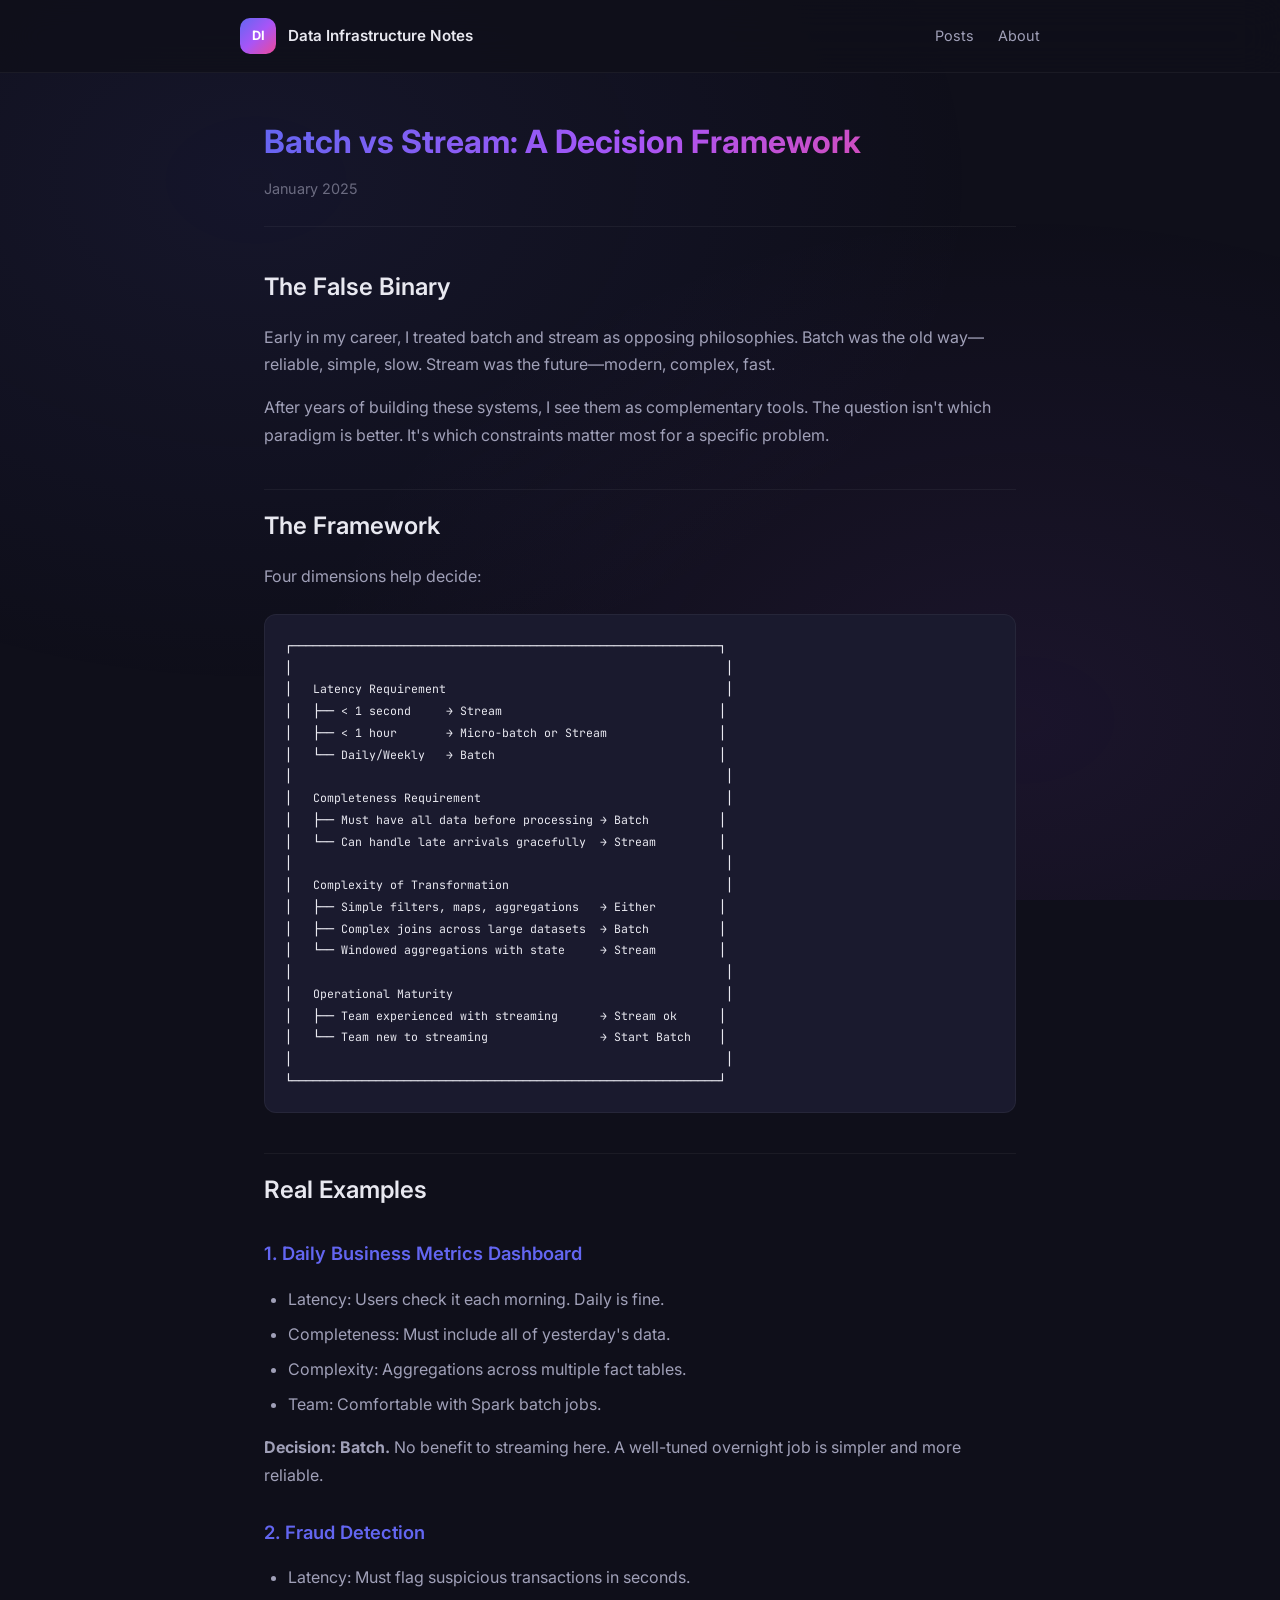
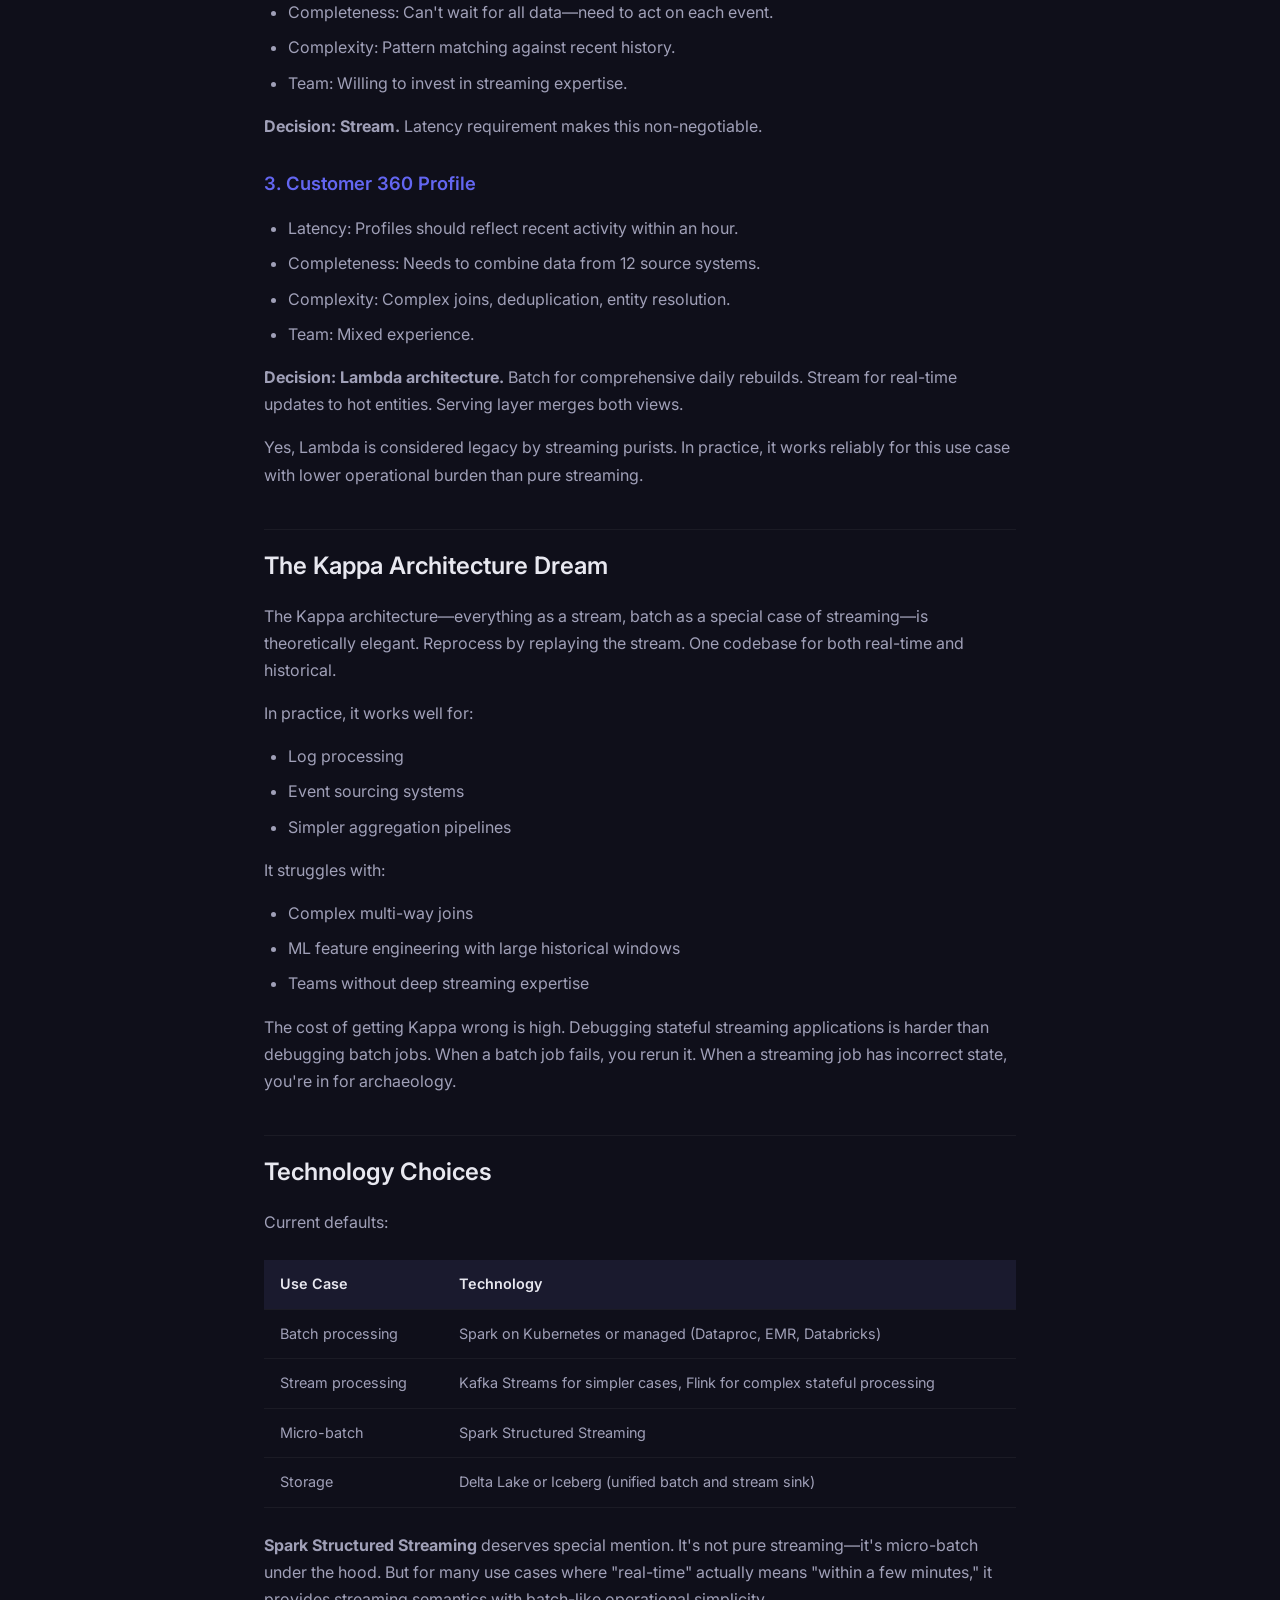
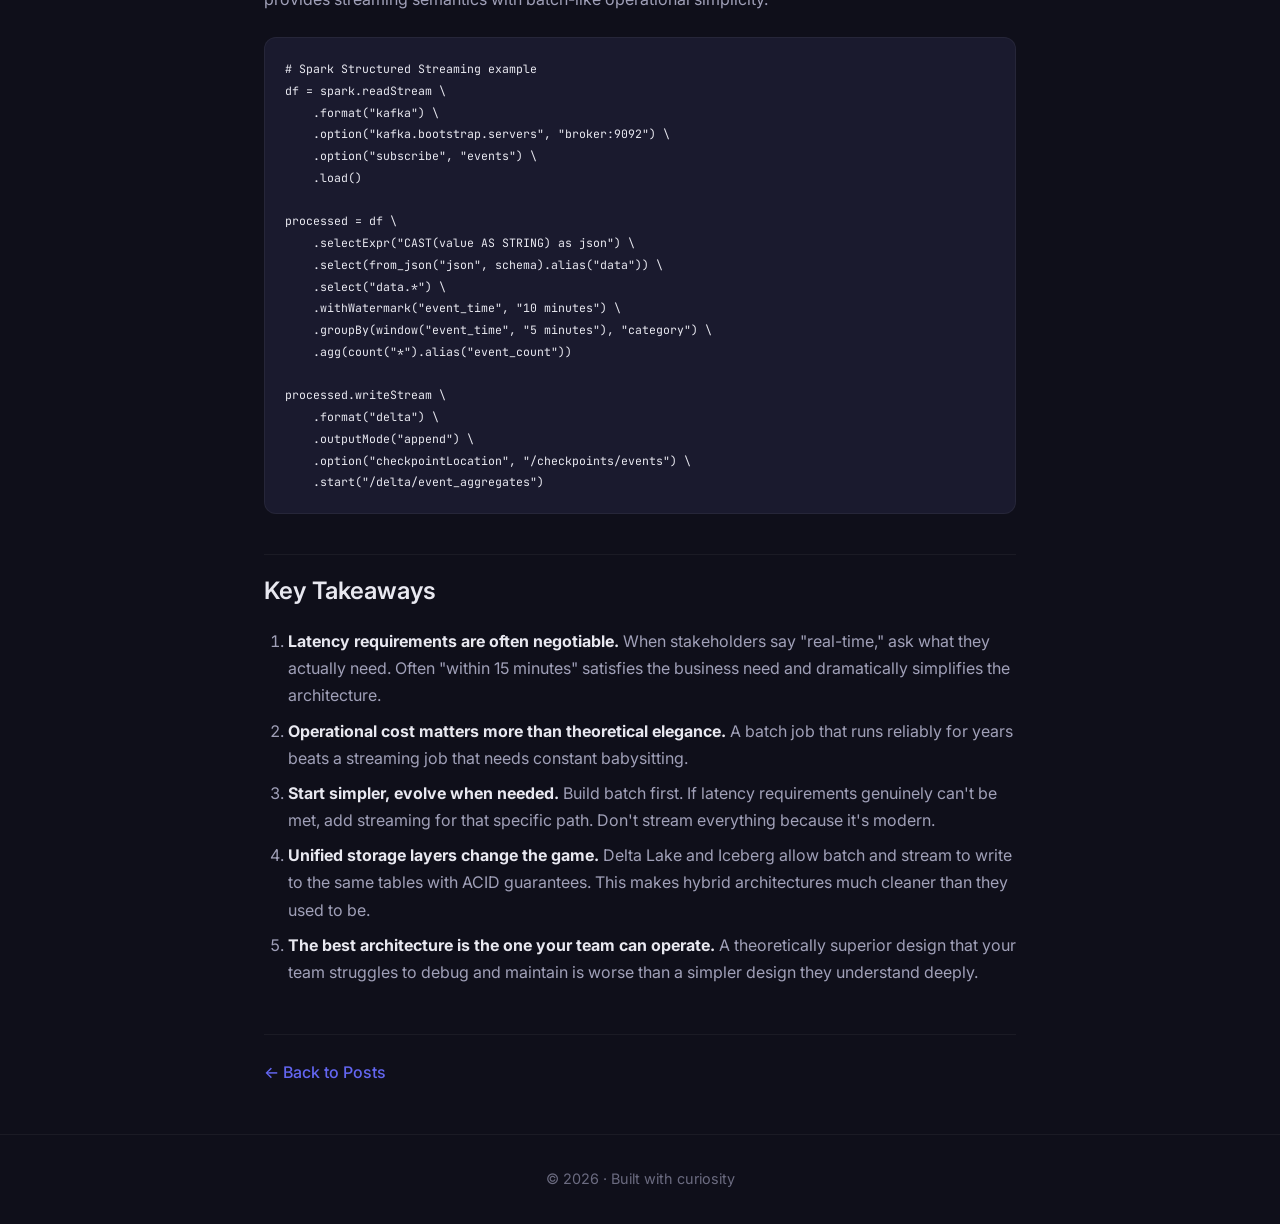
<file: posts/batch-vs-stream.html>
<!DOCTYPE html>
<html lang="en">
<head>
    <meta charset="UTF-8">
    <meta name="viewport" content="width=device-width, initial-scale=1.0">
    <title>Batch vs Stream: A Decision Framework - Data Infrastructure Notes</title>
    <link rel="preconnect" href="https://fonts.googleapis.com">
    <link rel="preconnect" href="https://fonts.gstatic.com" crossorigin>
    <link href="https://fonts.googleapis.com/css2?family=Inter:wght@400;500;600;700&family=JetBrains+Mono:wght@400;500&display=swap" rel="stylesheet">
    <link rel="stylesheet" href="../style.css">
</head>
<body>
<nav class="nav">
    <div class="nav-content">
        <a href="../index.html" class="nav-logo">
            <span class="logo-icon">DI</span>
            Data Infrastructure Notes
        </a>
        <div class="nav-links">
            <a href="../index.html">Posts</a>
            <a href="../about.html">About</a>
        </div>
    </div>
</nav>

<article class="post">
    <header class="post-header">
        <h1>Batch vs Stream: A Decision Framework</h1>
        <time datetime="2026-01">January 2025</time>
    </header>

    <div class="post-content">
        <h2>The False Binary</h2>
        <p>Early in my career, I treated batch and stream as opposing philosophies. Batch was the old way—reliable, simple, slow. Stream was the future—modern, complex, fast.</p>
        <p>After years of building these systems, I see them as complementary tools. The question isn't which paradigm is better. It's which constraints matter most for a specific problem.</p>

        <h2>The Framework</h2>
        <p>Four dimensions help decide:</p>

        <pre><code>┌─────────────────────────────────────────────────────────────┐
│                                                              │
│   Latency Requirement                                        │
│   ├── < 1 second     → Stream                               │
│   ├── < 1 hour       → Micro-batch or Stream                │
│   └── Daily/Weekly   → Batch                                │
│                                                              │
│   Completeness Requirement                                   │
│   ├── Must have all data before processing → Batch          │
│   └── Can handle late arrivals gracefully  → Stream         │
│                                                              │
│   Complexity of Transformation                               │
│   ├── Simple filters, maps, aggregations   → Either         │
│   ├── Complex joins across large datasets  → Batch          │
│   └── Windowed aggregations with state     → Stream         │
│                                                              │
│   Operational Maturity                                       │
│   ├── Team experienced with streaming      → Stream ok      │
│   └── Team new to streaming                → Start Batch    │
│                                                              │
└─────────────────────────────────────────────────────────────┘</code></pre>

        <h2>Real Examples</h2>

        <h3>1. Daily Business Metrics Dashboard</h3>
        <ul>
            <li>Latency: Users check it each morning. Daily is fine.</li>
            <li>Completeness: Must include all of yesterday's data.</li>
            <li>Complexity: Aggregations across multiple fact tables.</li>
            <li>Team: Comfortable with Spark batch jobs.</li>
        </ul>
        <p><strong>Decision: Batch.</strong> No benefit to streaming here. A well-tuned overnight job is simpler and more reliable.</p>

        <h3>2. Fraud Detection</h3>
        <ul>
            <li>Latency: Must flag suspicious transactions in seconds.</li>
            <li>Completeness: Can't wait for all data—need to act on each event.</li>
            <li>Complexity: Pattern matching against recent history.</li>
            <li>Team: Willing to invest in streaming expertise.</li>
        </ul>
        <p><strong>Decision: Stream.</strong> Latency requirement makes this non-negotiable.</p>

        <h3>3. Customer 360 Profile</h3>
        <ul>
            <li>Latency: Profiles should reflect recent activity within an hour.</li>
            <li>Completeness: Needs to combine data from 12 source systems.</li>
            <li>Complexity: Complex joins, deduplication, entity resolution.</li>
            <li>Team: Mixed experience.</li>
        </ul>
        <p><strong>Decision: Lambda architecture.</strong> Batch for comprehensive daily rebuilds. Stream for real-time updates to hot entities. Serving layer merges both views.</p>
        <p>Yes, Lambda is considered legacy by streaming purists. In practice, it works reliably for this use case with lower operational burden than pure streaming.</p>

        <h2>The Kappa Architecture Dream</h2>
        <p>The Kappa architecture—everything as a stream, batch as a special case of streaming—is theoretically elegant. Reprocess by replaying the stream. One codebase for both real-time and historical.</p>
        <p>In practice, it works well for:</p>
        <ul>
            <li>Log processing</li>
            <li>Event sourcing systems</li>
            <li>Simpler aggregation pipelines</li>
        </ul>
        <p>It struggles with:</p>
        <ul>
            <li>Complex multi-way joins</li>
            <li>ML feature engineering with large historical windows</li>
            <li>Teams without deep streaming expertise</li>
        </ul>
        <p>The cost of getting Kappa wrong is high. Debugging stateful streaming applications is harder than debugging batch jobs. When a batch job fails, you rerun it. When a streaming job has incorrect state, you're in for archaeology.</p>

        <h2>Technology Choices</h2>
        <p>Current defaults:</p>

        <table>
            <thead>
            <tr>
                <th>Use Case</th>
                <th>Technology</th>
            </tr>
            </thead>
            <tbody>
            <tr>
                <td>Batch processing</td>
                <td>Spark on Kubernetes or managed (Dataproc, EMR, Databricks)</td>
            </tr>
            <tr>
                <td>Stream processing</td>
                <td>Kafka Streams for simpler cases, Flink for complex stateful processing</td>
            </tr>
            <tr>
                <td>Micro-batch</td>
                <td>Spark Structured Streaming</td>
            </tr>
            <tr>
                <td>Storage</td>
                <td>Delta Lake or Iceberg (unified batch and stream sink)</td>
            </tr>
            </tbody>
        </table>

        <p><strong>Spark Structured Streaming</strong> deserves special mention. It's not pure streaming—it's micro-batch under the hood. But for many use cases where "real-time" actually means "within a few minutes," it provides streaming semantics with batch-like operational simplicity.</p>

        <pre><code># Spark Structured Streaming example
df = spark.readStream \
    .format("kafka") \
    .option("kafka.bootstrap.servers", "broker:9092") \
    .option("subscribe", "events") \
    .load()

processed = df \
    .selectExpr("CAST(value AS STRING) as json") \
    .select(from_json("json", schema).alias("data")) \
    .select("data.*") \
    .withWatermark("event_time", "10 minutes") \
    .groupBy(window("event_time", "5 minutes"), "category") \
    .agg(count("*").alias("event_count"))

processed.writeStream \
    .format("delta") \
    .outputMode("append") \
    .option("checkpointLocation", "/checkpoints/events") \
    .start("/delta/event_aggregates")</code></pre>

        <h2>Key Takeaways</h2>
        <ol>
            <li><strong>Latency requirements are often negotiable.</strong> When stakeholders say "real-time," ask what they actually need. Often "within 15 minutes" satisfies the business need and dramatically simplifies the architecture.</li>
            <li><strong>Operational cost matters more than theoretical elegance.</strong> A batch job that runs reliably for years beats a streaming job that needs constant babysitting.</li>
            <li><strong>Start simpler, evolve when needed.</strong> Build batch first. If latency requirements genuinely can't be met, add streaming for that specific path. Don't stream everything because it's modern.</li>
            <li><strong>Unified storage layers change the game.</strong> Delta Lake and Iceberg allow batch and stream to write to the same tables with ACID guarantees. This makes hybrid architectures much cleaner than they used to be.</li>
            <li><strong>The best architecture is the one your team can operate.</strong> A theoretically superior design that your team struggles to debug and maintain is worse than a simpler design they understand deeply.</li>
        </ol>
    </div>

    <footer class="post-footer">
        <a href="../index.html">← Back to Posts</a>
    </footer>
</article>

<footer class="footer">
    <p>© 2026 · Built with curiosity</p>
</footer>
</body>
</html>
</file>
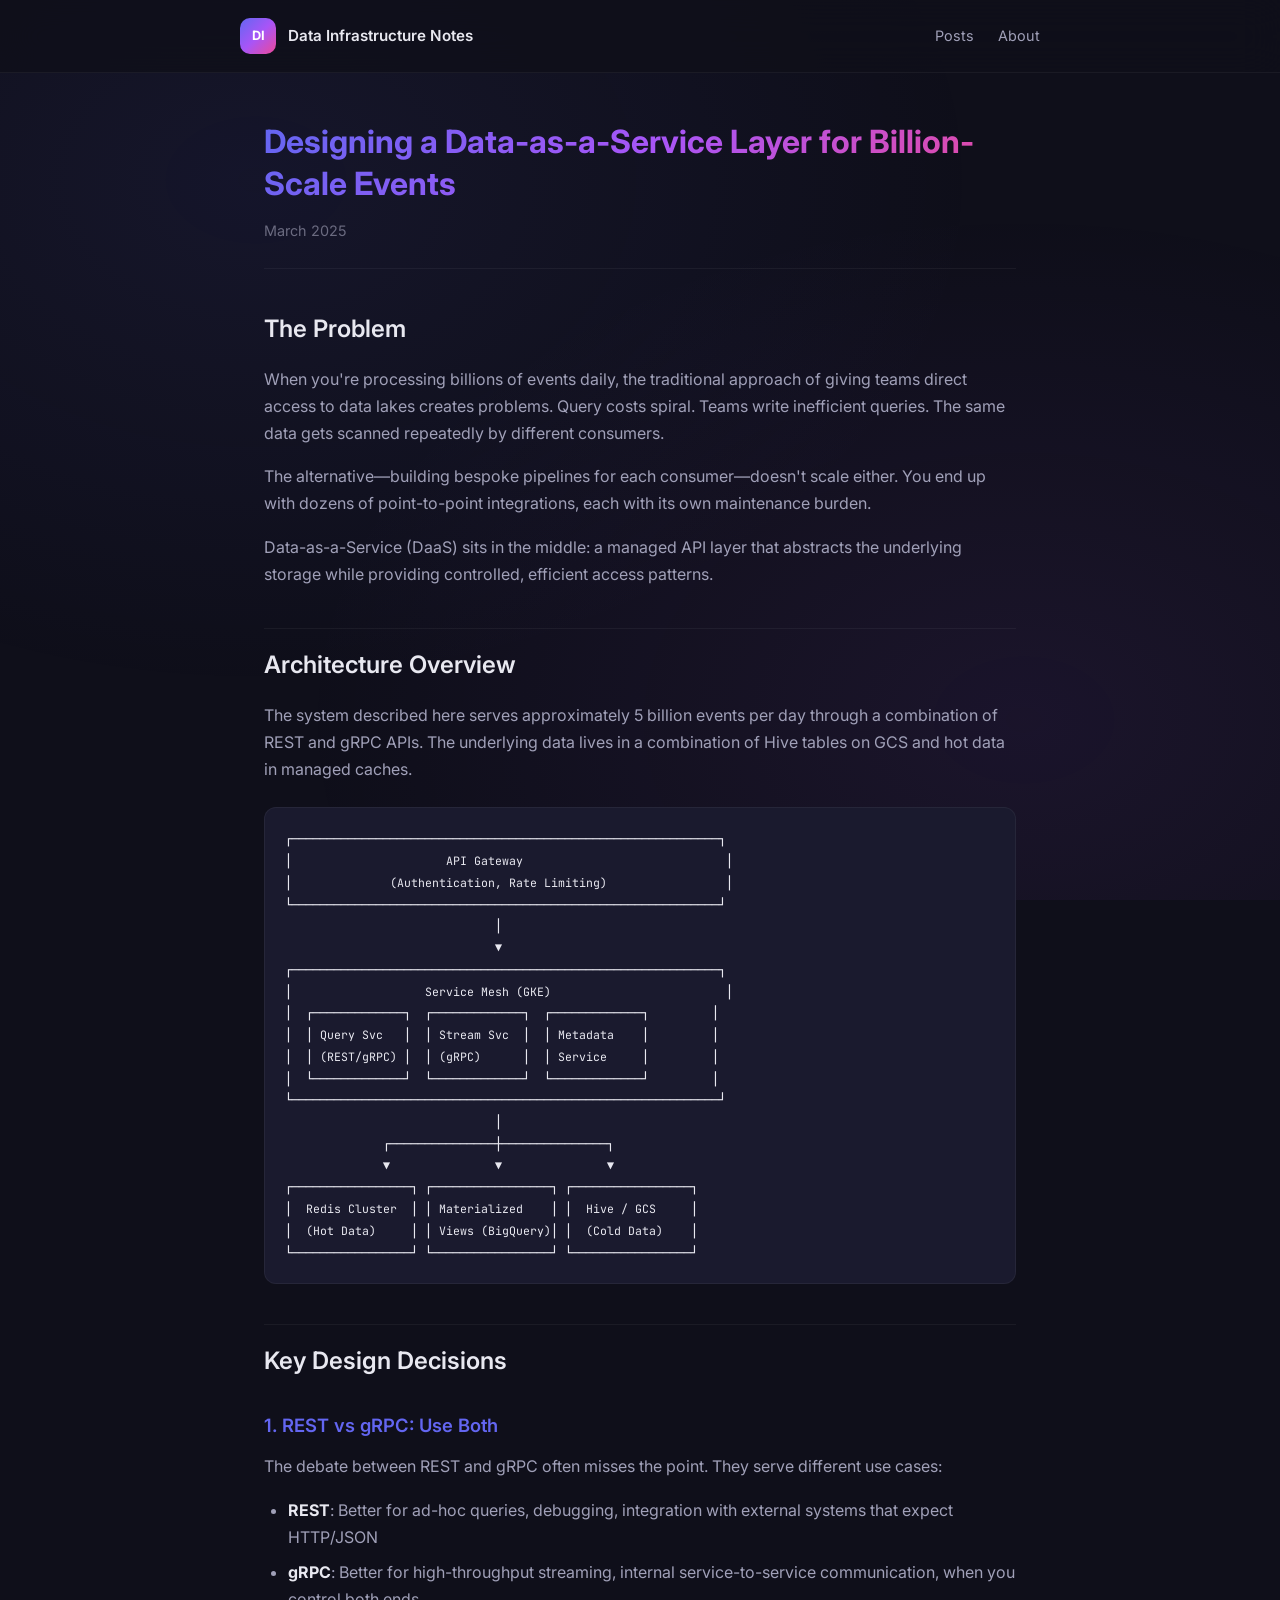
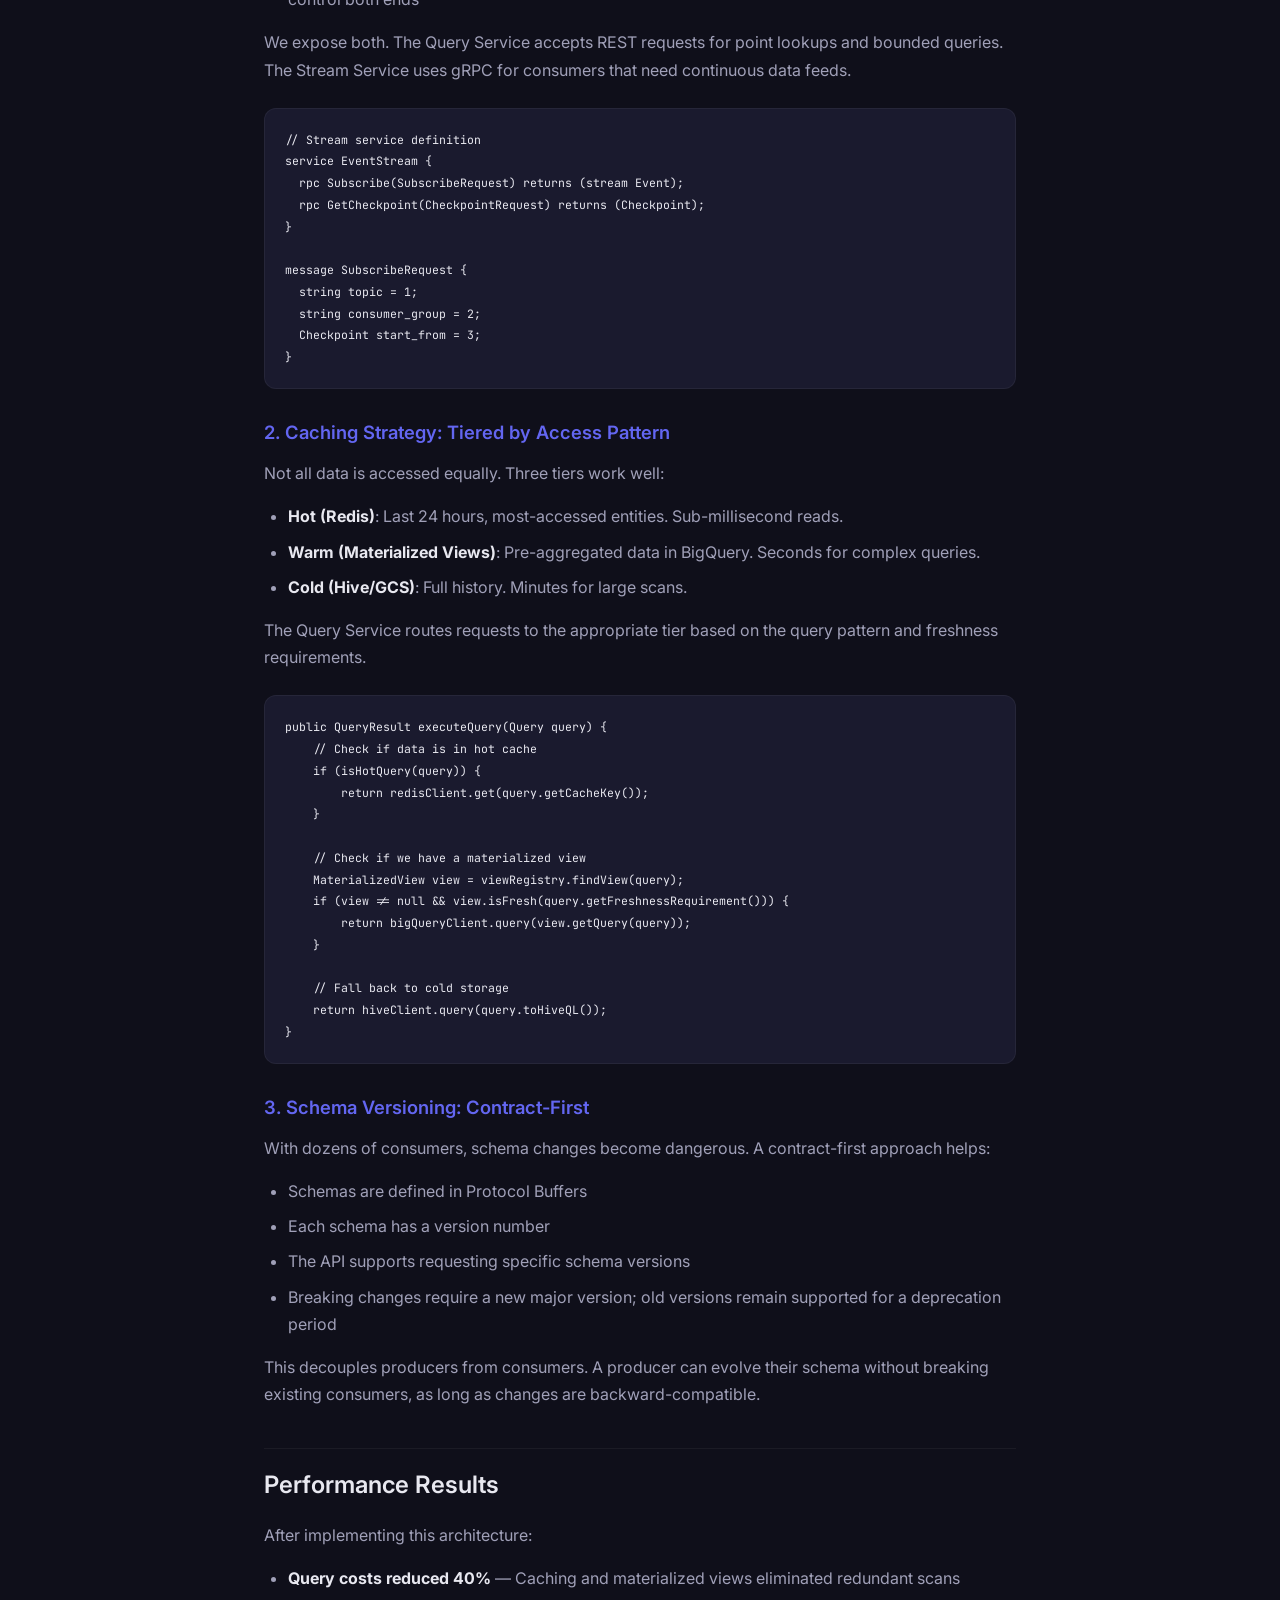
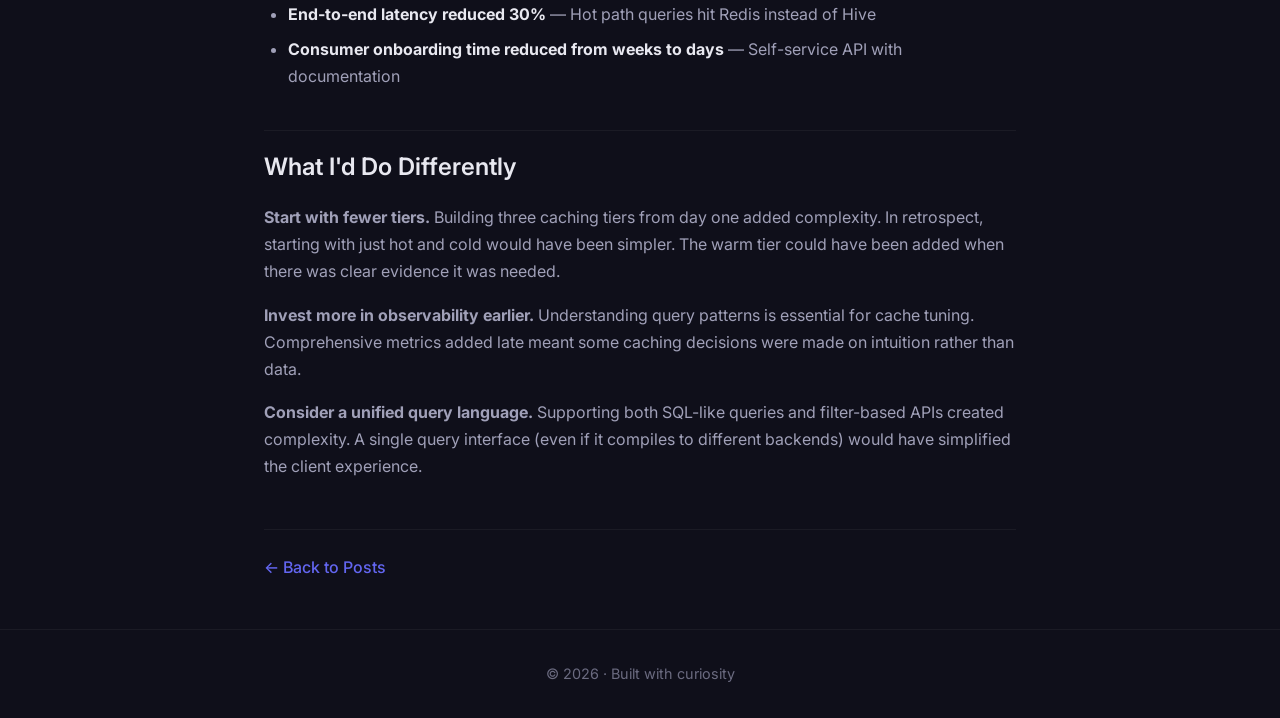
<file: posts/daas-billion-scale.html>
<!DOCTYPE html>
<html lang="en">
<head>
    <meta charset="UTF-8">
    <meta name="viewport" content="width=device-width, initial-scale=1.0">
    <title>Designing a Data-as-a-Service Layer - Data Infrastructure Notes</title>
    <link rel="preconnect" href="https://fonts.googleapis.com">
    <link rel="preconnect" href="https://fonts.gstatic.com" crossorigin>
    <link href="https://fonts.googleapis.com/css2?family=Inter:wght@400;500;600;700&family=JetBrains+Mono:wght@400;500&display=swap" rel="stylesheet">
    <link rel="stylesheet" href="../style.css">
</head>
<body>
<nav class="nav">
    <div class="nav-content">
        <a href="../index.html" class="nav-logo">
            <span class="logo-icon">DI</span>
            Data Infrastructure Notes
        </a>
        <div class="nav-links">
            <a href="../index.html">Posts</a>
            <a href="../about.html">About</a>
        </div>
    </div>
</nav>

<article class="post">
    <header class="post-header">
        <h1>Designing a Data-as-a-Service Layer for Billion-Scale Events</h1>
        <time datetime="2026-03">March 2025</time>
    </header>

    <div class="post-content">
        <h2>The Problem</h2>
        <p>When you're processing billions of events daily, the traditional approach of giving teams direct access to data lakes creates problems. Query costs spiral. Teams write inefficient queries. The same data gets scanned repeatedly by different consumers.</p>
        <p>The alternative—building bespoke pipelines for each consumer—doesn't scale either. You end up with dozens of point-to-point integrations, each with its own maintenance burden.</p>
        <p>Data-as-a-Service (DaaS) sits in the middle: a managed API layer that abstracts the underlying storage while providing controlled, efficient access patterns.</p>

        <h2>Architecture Overview</h2>
        <p>The system described here serves approximately 5 billion events per day through a combination of REST and gRPC APIs. The underlying data lives in a combination of Hive tables on GCS and hot data in managed caches.</p>

        <pre><code>┌─────────────────────────────────────────────────────────────┐
│                      API Gateway                             │
│              (Authentication, Rate Limiting)                 │
└─────────────────────────────────────────────────────────────┘
                              │
                              ▼
┌─────────────────────────────────────────────────────────────┐
│                   Service Mesh (GKE)                         │
│  ┌─────────────┐  ┌─────────────┐  ┌─────────────┐         │
│  │ Query Svc   │  │ Stream Svc  │  │ Metadata    │         │
│  │ (REST/gRPC) │  │ (gRPC)      │  │ Service     │         │
│  └─────────────┘  └─────────────┘  └─────────────┘         │
└─────────────────────────────────────────────────────────────┘
                              │
              ┌───────────────┼───────────────┐
              ▼               ▼               ▼
┌─────────────────┐ ┌─────────────────┐ ┌─────────────────┐
│  Redis Cluster  │ │ Materialized    │ │  Hive / GCS     │
│  (Hot Data)     │ │ Views (BigQuery)│ │  (Cold Data)    │
└─────────────────┘ └─────────────────┘ └─────────────────┘</code></pre>

        <h2>Key Design Decisions</h2>

        <h3>1. REST vs gRPC: Use Both</h3>
        <p>The debate between REST and gRPC often misses the point. They serve different use cases:</p>
        <ul>
            <li><strong>REST</strong>: Better for ad-hoc queries, debugging, integration with external systems that expect HTTP/JSON</li>
            <li><strong>gRPC</strong>: Better for high-throughput streaming, internal service-to-service communication, when you control both ends</li>
        </ul>
        <p>We expose both. The Query Service accepts REST requests for point lookups and bounded queries. The Stream Service uses gRPC for consumers that need continuous data feeds.</p>

        <pre><code>// Stream service definition
service EventStream {
  rpc Subscribe(SubscribeRequest) returns (stream Event);
  rpc GetCheckpoint(CheckpointRequest) returns (Checkpoint);
}

message SubscribeRequest {
  string topic = 1;
  string consumer_group = 2;
  Checkpoint start_from = 3;
}</code></pre>

        <h3>2. Caching Strategy: Tiered by Access Pattern</h3>
        <p>Not all data is accessed equally. Three tiers work well:</p>
        <ul>
            <li><strong>Hot (Redis)</strong>: Last 24 hours, most-accessed entities. Sub-millisecond reads.</li>
            <li><strong>Warm (Materialized Views)</strong>: Pre-aggregated data in BigQuery. Seconds for complex queries.</li>
            <li><strong>Cold (Hive/GCS)</strong>: Full history. Minutes for large scans.</li>
        </ul>
        <p>The Query Service routes requests to the appropriate tier based on the query pattern and freshness requirements.</p>

        <pre><code>public QueryResult executeQuery(Query query) {
    // Check if data is in hot cache
    if (isHotQuery(query)) {
        return redisClient.get(query.getCacheKey());
    }

    // Check if we have a materialized view
    MaterializedView view = viewRegistry.findView(query);
    if (view != null && view.isFresh(query.getFreshnessRequirement())) {
        return bigQueryClient.query(view.getQuery(query));
    }

    // Fall back to cold storage
    return hiveClient.query(query.toHiveQL());
}</code></pre>

        <h3>3. Schema Versioning: Contract-First</h3>
        <p>With dozens of consumers, schema changes become dangerous. A contract-first approach helps:</p>
        <ul>
            <li>Schemas are defined in Protocol Buffers</li>
            <li>Each schema has a version number</li>
            <li>The API supports requesting specific schema versions</li>
            <li>Breaking changes require a new major version; old versions remain supported for a deprecation period</li>
        </ul>
        <p>This decouples producers from consumers. A producer can evolve their schema without breaking existing consumers, as long as changes are backward-compatible.</p>

        <h2>Performance Results</h2>
        <p>After implementing this architecture:</p>
        <ul>
            <li><strong>Query costs reduced 40%</strong> — Caching and materialized views eliminated redundant scans</li>
            <li><strong>End-to-end latency reduced 30%</strong> — Hot path queries hit Redis instead of Hive</li>
            <li><strong>Consumer onboarding time reduced from weeks to days</strong> — Self-service API with documentation</li>
        </ul>

        <h2>What I'd Do Differently</h2>
        <p><strong>Start with fewer tiers.</strong> Building three caching tiers from day one added complexity. In retrospect, starting with just hot and cold would have been simpler. The warm tier could have been added when there was clear evidence it was needed.</p>
        <p><strong>Invest more in observability earlier.</strong> Understanding query patterns is essential for cache tuning. Comprehensive metrics added late meant some caching decisions were made on intuition rather than data.</p>
        <p><strong>Consider a unified query language.</strong> Supporting both SQL-like queries and filter-based APIs created complexity. A single query interface (even if it compiles to different backends) would have simplified the client experience.</p>
    </div>

    <footer class="post-footer">
        <a href="../index.html">← Back to Posts</a>
    </footer>
</article>

<footer class="footer">
    <p>© 2026 · Built with curiosity</p>
</footer>
</body>
</html>
</file>
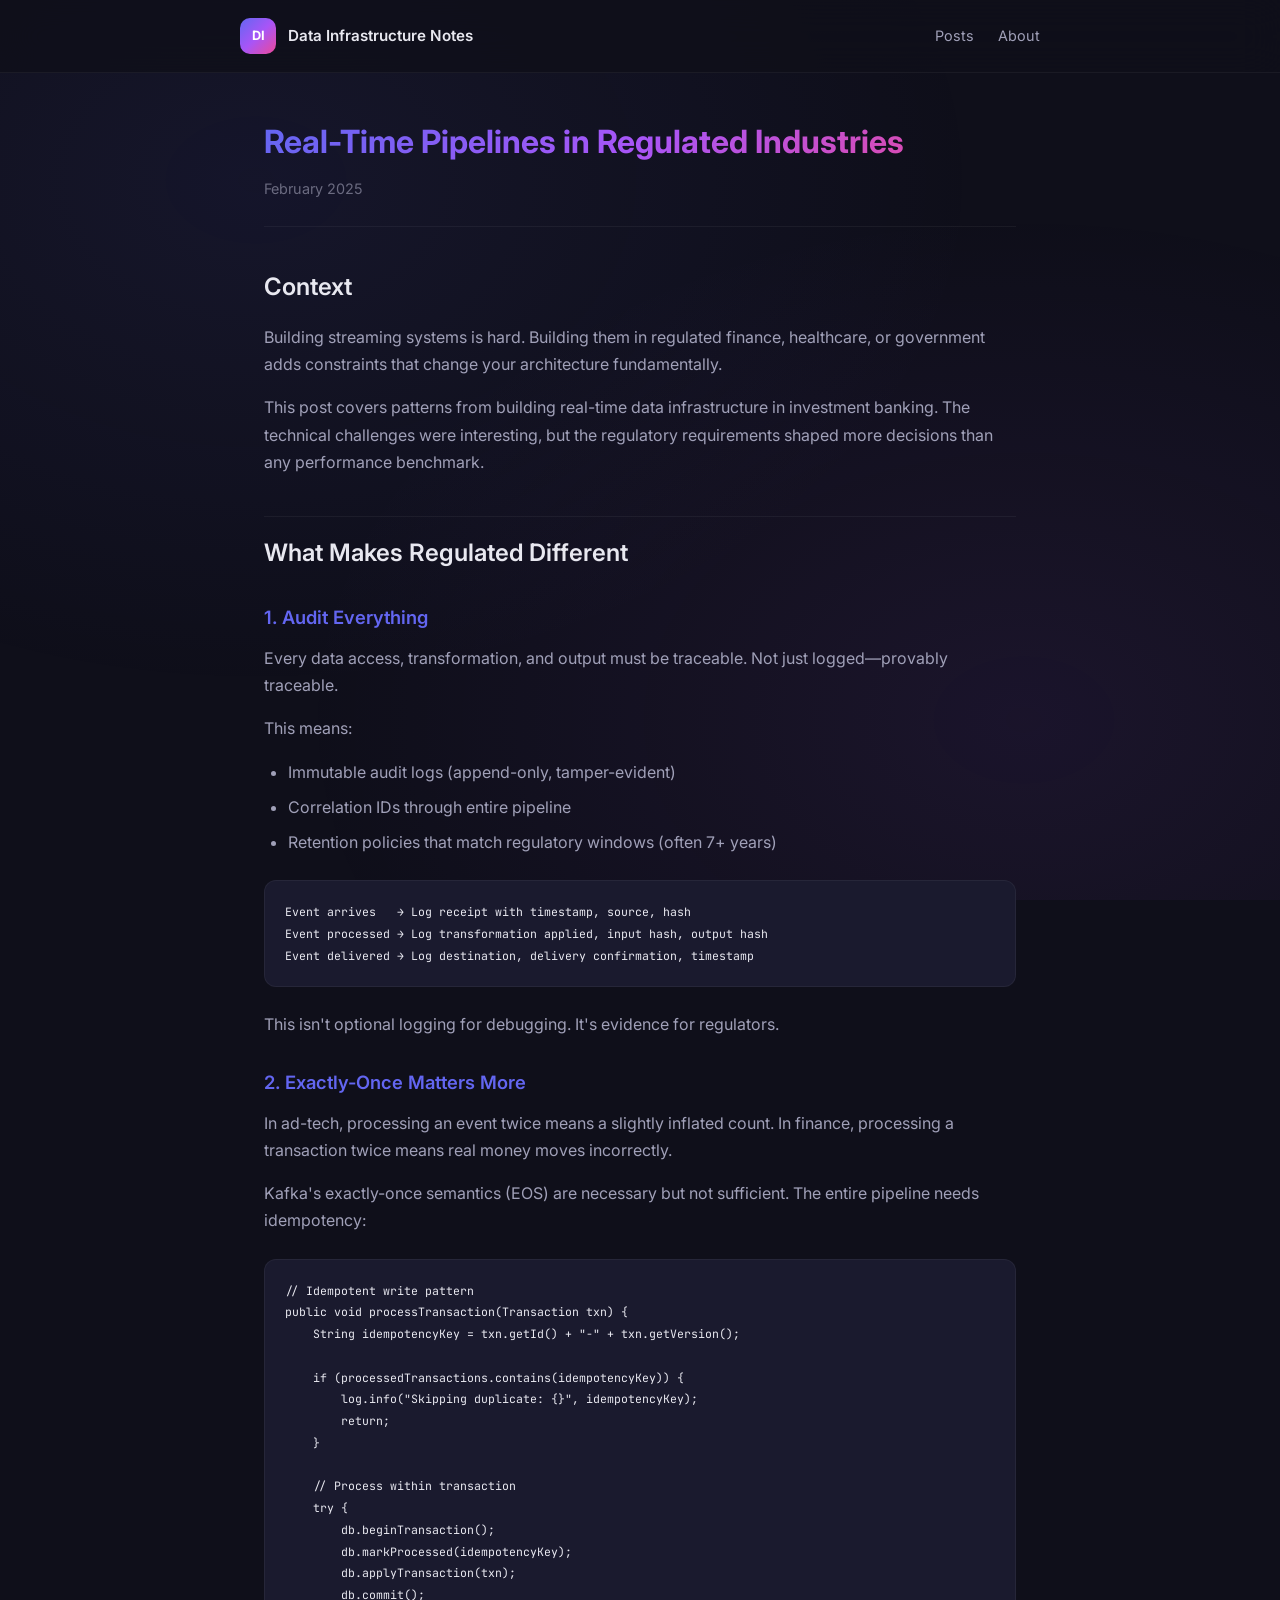
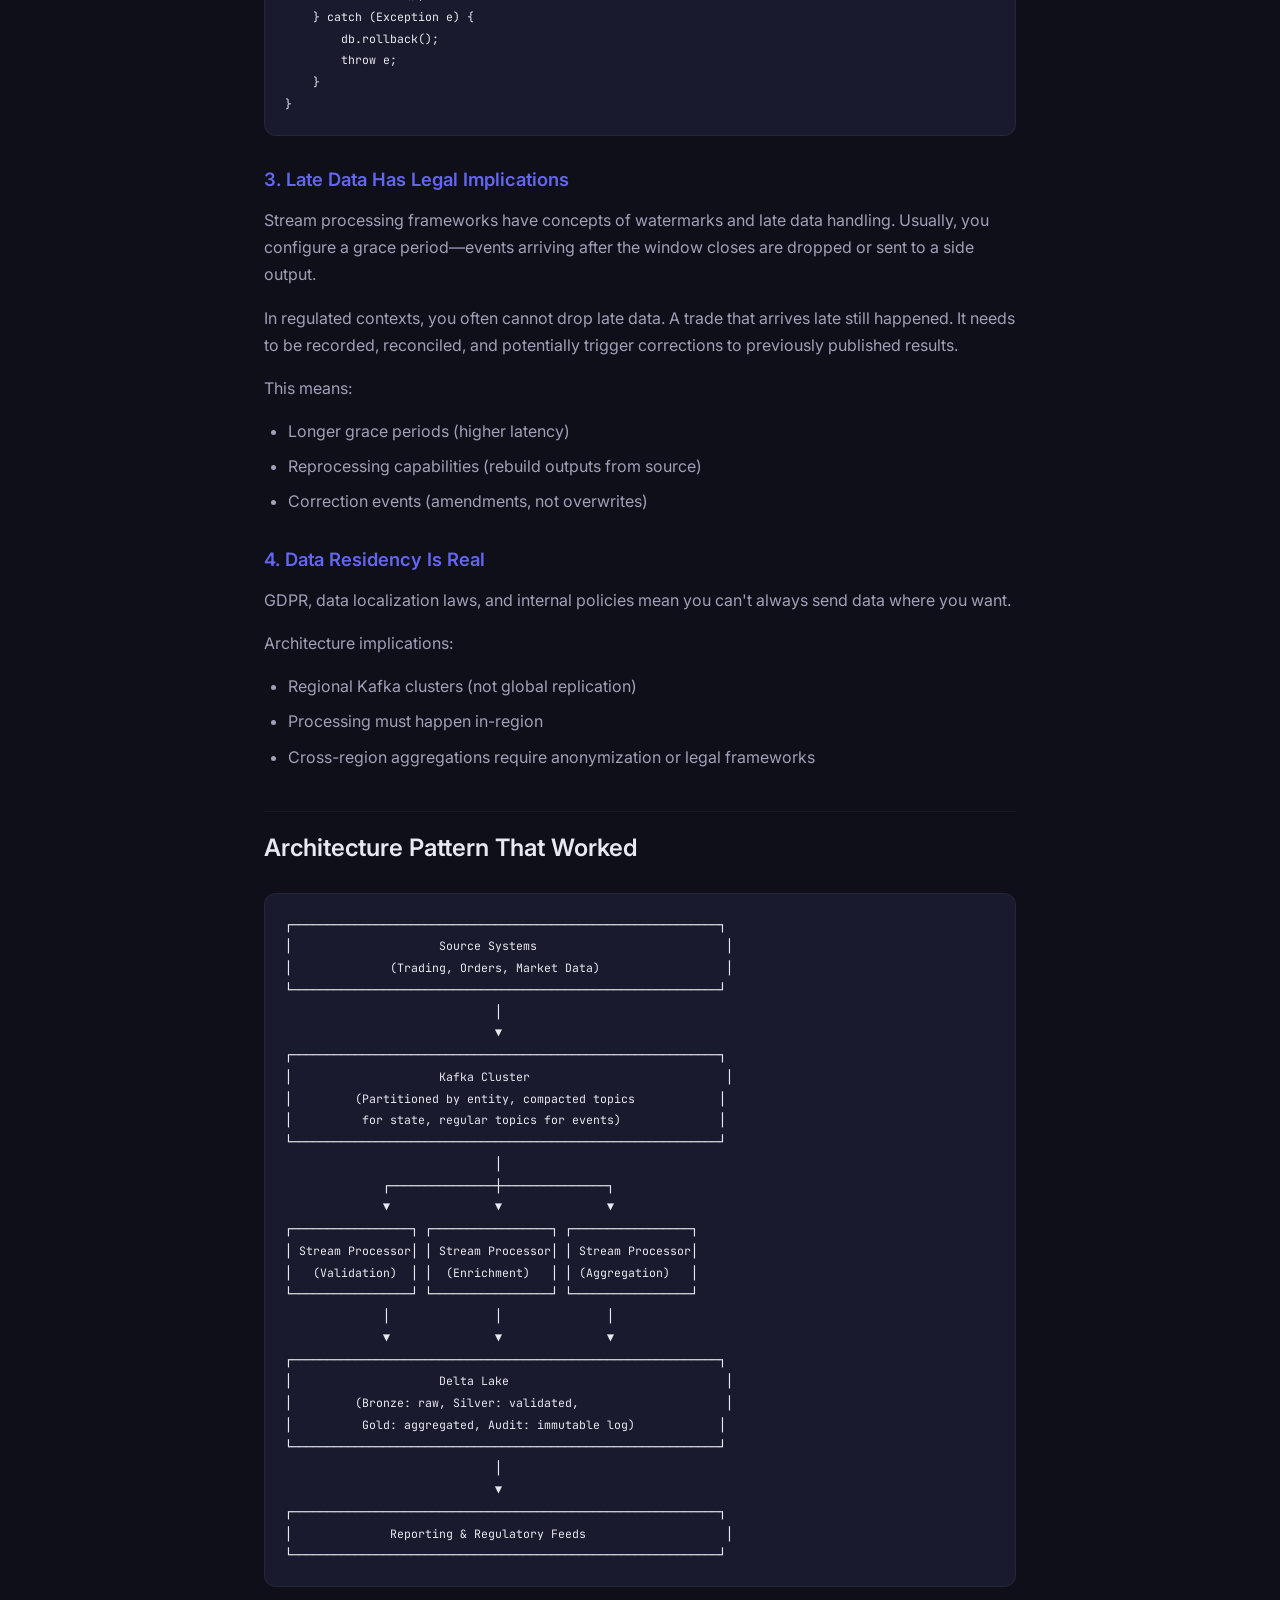
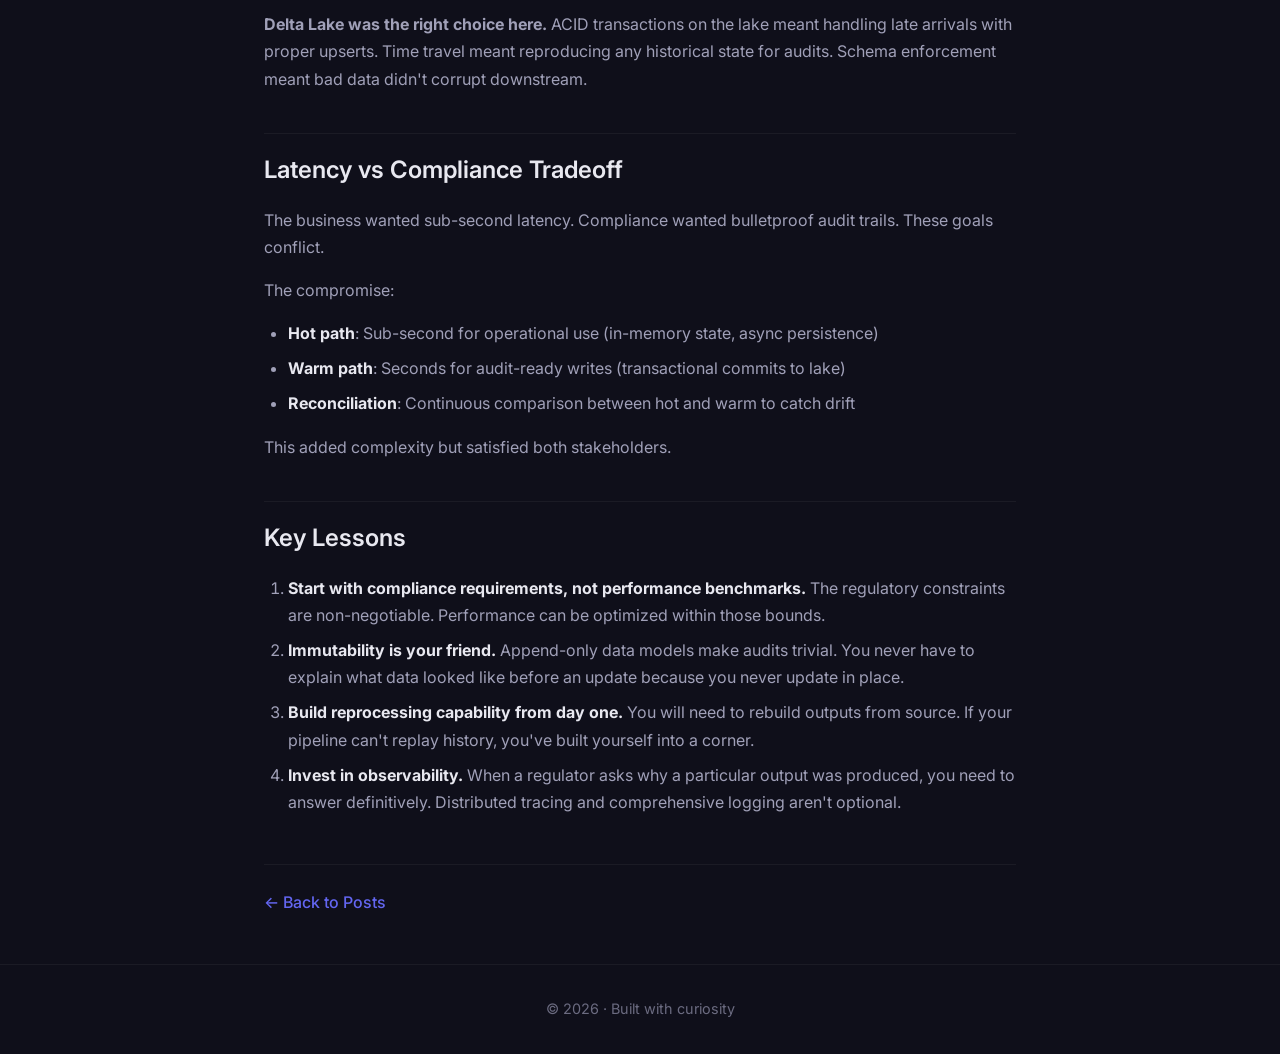
<file: posts/regulated-pipelines.html>
<!DOCTYPE html>
<html lang="en">
<head>
    <meta charset="UTF-8">
    <meta name="viewport" content="width=device-width, initial-scale=1.0">
    <title>Real-Time Pipelines in Regulated Industries - Data Infrastructure Notes</title>
    <link rel="preconnect" href="https://fonts.googleapis.com">
    <link rel="preconnect" href="https://fonts.gstatic.com" crossorigin>
    <link href="https://fonts.googleapis.com/css2?family=Inter:wght@400;500;600;700&family=JetBrains+Mono:wght@400;500&display=swap" rel="stylesheet">
    <link rel="stylesheet" href="../style.css">
</head>
<body>
<nav class="nav">
    <div class="nav-content">
        <a href="../index.html" class="nav-logo">
            <span class="logo-icon">DI</span>
            Data Infrastructure Notes
        </a>
        <div class="nav-links">
            <a href="../index.html">Posts</a>
            <a href="../about.html">About</a>
        </div>
    </div>
</nav>

<article class="post">
    <header class="post-header">
        <h1>Real-Time Pipelines in Regulated Industries</h1>
        <time datetime="2026-02">February 2025</time>
    </header>

    <div class="post-content">
        <h2>Context</h2>
        <p>Building streaming systems is hard. Building them in regulated finance, healthcare, or government adds constraints that change your architecture fundamentally.</p>
        <p>This post covers patterns from building real-time data infrastructure in investment banking. The technical challenges were interesting, but the regulatory requirements shaped more decisions than any performance benchmark.</p>

        <h2>What Makes Regulated Different</h2>

        <h3>1. Audit Everything</h3>
        <p>Every data access, transformation, and output must be traceable. Not just logged—provably traceable.</p>
        <p>This means:</p>
        <ul>
            <li>Immutable audit logs (append-only, tamper-evident)</li>
            <li>Correlation IDs through entire pipeline</li>
            <li>Retention policies that match regulatory windows (often 7+ years)</li>
        </ul>

        <pre><code>Event arrives   → Log receipt with timestamp, source, hash
Event processed → Log transformation applied, input hash, output hash
Event delivered → Log destination, delivery confirmation, timestamp</code></pre>

        <p>This isn't optional logging for debugging. It's evidence for regulators.</p>

        <h3>2. Exactly-Once Matters More</h3>
        <p>In ad-tech, processing an event twice means a slightly inflated count. In finance, processing a transaction twice means real money moves incorrectly.</p>
        <p>Kafka's exactly-once semantics (EOS) are necessary but not sufficient. The entire pipeline needs idempotency:</p>

        <pre><code>// Idempotent write pattern
public void processTransaction(Transaction txn) {
    String idempotencyKey = txn.getId() + "-" + txn.getVersion();

    if (processedTransactions.contains(idempotencyKey)) {
        log.info("Skipping duplicate: {}", idempotencyKey);
        return;
    }

    // Process within transaction
    try {
        db.beginTransaction();
        db.markProcessed(idempotencyKey);
        db.applyTransaction(txn);
        db.commit();
    } catch (Exception e) {
        db.rollback();
        throw e;
    }
}</code></pre>

        <h3>3. Late Data Has Legal Implications</h3>
        <p>Stream processing frameworks have concepts of watermarks and late data handling. Usually, you configure a grace period—events arriving after the window closes are dropped or sent to a side output.</p>
        <p>In regulated contexts, you often cannot drop late data. A trade that arrives late still happened. It needs to be recorded, reconciled, and potentially trigger corrections to previously published results.</p>
        <p>This means:</p>
        <ul>
            <li>Longer grace periods (higher latency)</li>
            <li>Reprocessing capabilities (rebuild outputs from source)</li>
            <li>Correction events (amendments, not overwrites)</li>
        </ul>

        <h3>4. Data Residency Is Real</h3>
        <p>GDPR, data localization laws, and internal policies mean you can't always send data where you want.</p>
        <p>Architecture implications:</p>
        <ul>
            <li>Regional Kafka clusters (not global replication)</li>
            <li>Processing must happen in-region</li>
            <li>Cross-region aggregations require anonymization or legal frameworks</li>
        </ul>

        <h2>Architecture Pattern That Worked</h2>

        <pre><code>┌─────────────────────────────────────────────────────────────┐
│                     Source Systems                           │
│              (Trading, Orders, Market Data)                  │
└─────────────────────────────────────────────────────────────┘
                              │
                              ▼
┌─────────────────────────────────────────────────────────────┐
│                     Kafka Cluster                            │
│         (Partitioned by entity, compacted topics            │
│          for state, regular topics for events)              │
└─────────────────────────────────────────────────────────────┘
                              │
              ┌───────────────┼───────────────┐
              ▼               ▼               ▼
┌─────────────────┐ ┌─────────────────┐ ┌─────────────────┐
│ Stream Processor│ │ Stream Processor│ │ Stream Processor│
│   (Validation)  │ │  (Enrichment)   │ │ (Aggregation)   │
└─────────────────┘ └─────────────────┘ └─────────────────┘
              │               │               │
              ▼               ▼               ▼
┌─────────────────────────────────────────────────────────────┐
│                     Delta Lake                               │
│         (Bronze: raw, Silver: validated,                     │
│          Gold: aggregated, Audit: immutable log)            │
└─────────────────────────────────────────────────────────────┘
                              │
                              ▼
┌─────────────────────────────────────────────────────────────┐
│              Reporting & Regulatory Feeds                    │
└─────────────────────────────────────────────────────────────┘</code></pre>

        <p><strong>Delta Lake was the right choice here.</strong> ACID transactions on the lake meant handling late arrivals with proper upserts. Time travel meant reproducing any historical state for audits. Schema enforcement meant bad data didn't corrupt downstream.</p>

        <h2>Latency vs Compliance Tradeoff</h2>
        <p>The business wanted sub-second latency. Compliance wanted bulletproof audit trails. These goals conflict.</p>
        <p>The compromise:</p>
        <ul>
            <li><strong>Hot path</strong>: Sub-second for operational use (in-memory state, async persistence)</li>
            <li><strong>Warm path</strong>: Seconds for audit-ready writes (transactional commits to lake)</li>
            <li><strong>Reconciliation</strong>: Continuous comparison between hot and warm to catch drift</li>
        </ul>
        <p>This added complexity but satisfied both stakeholders.</p>

        <h2>Key Lessons</h2>
        <ol>
            <li><strong>Start with compliance requirements, not performance benchmarks.</strong> The regulatory constraints are non-negotiable. Performance can be optimized within those bounds.</li>
            <li><strong>Immutability is your friend.</strong> Append-only data models make audits trivial. You never have to explain what data looked like before an update because you never update in place.</li>
            <li><strong>Build reprocessing capability from day one.</strong> You will need to rebuild outputs from source. If your pipeline can't replay history, you've built yourself into a corner.</li>
            <li><strong>Invest in observability.</strong> When a regulator asks why a particular output was produced, you need to answer definitively. Distributed tracing and comprehensive logging aren't optional.</li>
        </ol>
    </div>

    <footer class="post-footer">
        <a href="../index.html">← Back to Posts</a>
    </footer>
</article>

<footer class="footer">
    <p>© 2026 · Built with curiosity</p>
</footer>
</body>
</html>
</file>
<file: style.css>
:root {
    /* Colors */
    --bg: #0f0f1a;
    --bg-card: #1a1a2e;
    --bg-card-hover: #252542;
    --text: #e8e8f0;
    --text-secondary: #a0a0b8;
    --text-muted: #6b6b80;

    /* Accent Colors */
    --accent-primary: #6366f1;
    --accent-secondary: #8b5cf6;
    --accent-tertiary: #a855f7;

    /* Gradient */
    --gradient-primary: linear-gradient(135deg, #6366f1 0%, #a855f7 50%, #ec4899 100%);
    --gradient-subtle: linear-gradient(135deg, rgba(99, 102, 241, 0.1) 0%, rgba(168, 85, 247, 0.1) 100%);

    /* Tag Colors */
    --tag-green: #10b981;
    --tag-green-bg: rgba(16, 185, 129, 0.15);
    --tag-blue: #3b82f6;
    --tag-blue-bg: rgba(59, 130, 246, 0.15);
    --tag-purple: #8b5cf6;
    --tag-purple-bg: rgba(139, 92, 246, 0.15);
    --tag-orange: #f59e0b;
    --tag-orange-bg: rgba(245, 158, 11, 0.15);

    /* Layout */
    --max-width: 800px;
    --border-radius: 12px;
    --border-radius-sm: 8px;

    /* Shadows */
    --shadow-sm: 0 2px 8px rgba(0, 0, 0, 0.3);
    --shadow-md: 0 4px 20px rgba(0, 0, 0, 0.4);
    --shadow-glow: 0 0 30px rgba(99, 102, 241, 0.3);
}

* {
    margin: 0;
    padding: 0;
    box-sizing: border-box;
}

html {
    font-size: 16px;
    -webkit-font-smoothing: antialiased;
    scroll-behavior: smooth;
}

body {
    font-family: 'Inter', -apple-system, BlinkMacSystemFont, sans-serif;
    background: var(--bg);
    color: var(--text);
    line-height: 1.7;
    min-height: 100vh;
}

/* Background Pattern */
body::before {
    content: '';
    position: fixed;
    top: 0;
    left: 0;
    width: 100%;
    height: 100%;
    background:
        radial-gradient(ellipse at 20% 20%, rgba(99, 102, 241, 0.08) 0%, transparent 50%),
        radial-gradient(ellipse at 80% 80%, rgba(168, 85, 247, 0.08) 0%, transparent 50%);
    pointer-events: none;
    z-index: -1;
}

a {
    color: var(--accent-primary);
    text-decoration: none;
    transition: color 0.2s ease;
}

a:hover {
    color: var(--accent-secondary);
}

/* Navigation */
.nav {
    position: sticky;
    top: 0;
    z-index: 100;
    background: rgba(15, 15, 26, 0.8);
    backdrop-filter: blur(20px);
    border-bottom: 1px solid rgba(255, 255, 255, 0.05);
    padding: 1rem 1.5rem;
}

.nav-content {
    max-width: var(--max-width);
    margin: 0 auto;
    display: flex;
    justify-content: space-between;
    align-items: center;
}

.nav-logo {
    font-weight: 600;
    color: var(--text);
    display: flex;
    align-items: center;
    gap: 0.75rem;
    font-size: 0.95rem;
}

.logo-icon {
    background: var(--gradient-primary);
    color: white;
    width: 36px;
    height: 36px;
    border-radius: 10px;
    display: flex;
    align-items: center;
    justify-content: center;
    font-size: 0.8rem;
    font-weight: 700;
}

.nav-links {
    display: flex;
    gap: 1.5rem;
    align-items: center;
}

.nav-links a {
    color: var(--text-secondary);
    font-size: 0.9rem;
    padding: 0.5rem 0;
    position: relative;
}

.nav-links a:hover,
.nav-links a.active {
    color: var(--text);
}

.nav-links a.active::after {
    content: '';
    position: absolute;
    bottom: 0;
    left: 0;
    right: 0;
    height: 2px;
    background: var(--gradient-primary);
    border-radius: 2px;
}

/* Main Content */
.main {
    max-width: var(--max-width);
    margin: 0 auto;
    padding: 3rem 1.5rem;
}

/* Hero */
.hero {
    text-align: center;
    margin-bottom: 3rem;
    padding: 1rem 0;
}

.hero h1 {
    font-size: 2.5rem;
    font-weight: 700;
    margin-bottom: 0.75rem;
    letter-spacing: -0.02em;
}

.gradient-text {
    background: var(--gradient-primary);
    -webkit-background-clip: text;
    -webkit-text-fill-color: transparent;
    background-clip: text;
}

.tagline {
    font-size: 1.1rem;
    color: var(--text-secondary);
    max-width: 550px;
    margin: 0 auto;
}

/* Sections */
section {
    margin-bottom: 3rem;
}

section h2 {
    font-size: 1.25rem;
    font-weight: 600;
    margin-bottom: 1.25rem;
    display: flex;
    align-items: center;
    gap: 0.5rem;
}

.section-icon {
    font-size: 1.1rem;
}

/* Cards */
.card {
    background: var(--bg-card);
    border: 1px solid rgba(255, 255, 255, 0.05);
    border-radius: var(--border-radius);
    padding: 1.5rem;
    margin-bottom: 1.5rem;
}

.card p {
    color: var(--text-secondary);
    margin-bottom: 1rem;
}

.card p:last-child {
    margin-bottom: 0;
}

.card ul {
    margin: 1rem 0 1rem 1.5rem;
    color: var(--text-secondary);
}

.card li {
    margin-bottom: 0.5rem;
}

.card li strong {
    color: var(--text);
}

/* Posts List */
.posts {
    list-style: none;
}

.posts li {
    background: var(--bg-card);
    border: 1px solid rgba(255, 255, 255, 0.05);
    border-radius: var(--border-radius);
    padding: 1.5rem;
    margin-bottom: 1rem;
    transition: all 0.3s ease;
}

.posts li:hover {
    background: var(--bg-card-hover);
    border-color: rgba(99, 102, 241, 0.2);
    transform: translateX(4px);
}

.posts a {
    color: var(--text);
    font-weight: 600;
    font-size: 1.15rem;
    line-height: 1.4;
}

.posts a:hover {
    color: var(--accent-primary);
}

.posts time {
    display: block;
    font-size: 0.85rem;
    color: var(--accent-primary);
    margin-top: 0.35rem;
}

.posts p {
    margin-top: 0.6rem;
    color: var(--text-secondary);
    font-size: 0.95rem;
}

.post-tags {
    display: flex;
    flex-wrap: wrap;
    gap: 0.5rem;
    margin-top: 1rem;
}

.tag {
    font-size: 0.75rem;
    font-weight: 500;
    padding: 0.3rem 0.7rem;
    border-radius: 50px;
}

.tag-green { background: var(--tag-green-bg); color: var(--tag-green); }
.tag-blue { background: var(--tag-blue-bg); color: var(--tag-blue); }
.tag-purple { background: var(--tag-purple-bg); color: var(--tag-purple); }
.tag-orange { background: var(--tag-orange-bg); color: var(--tag-orange); }

/* About Section */
.about-section h1 {
    font-size: 2rem;
    margin-bottom: 1.5rem;
}

/* Contact */
.contact-card {
    background: var(--gradient-subtle);
    border: 1px solid rgba(99, 102, 241, 0.2);
    border-radius: var(--border-radius);
    padding: 1.5rem;
    text-align: center;
}

.contact-card h2 {
    font-size: 1.1rem;
    justify-content: center;
    margin-bottom: 0.5rem;
}

.contact-card p {
    color: var(--text-secondary);
    margin-bottom: 1rem;
    font-size: 0.95rem;
}

.contact-links {
    display: flex;
    justify-content: center;
    gap: 1rem;
    flex-wrap: wrap;
}

.contact-btn {
    display: inline-flex;
    align-items: center;
    gap: 0.5rem;
    padding: 0.6rem 1rem;
    border-radius: var(--border-radius-sm);
    font-weight: 500;
    font-size: 0.9rem;
    transition: all 0.3s ease;
}

.contact-btn.email {
    background: var(--gradient-primary);
    color: white;
}

.contact-btn.github {
    background: rgba(255, 255, 255, 0.05);
    color: var(--text);
    border: 1px solid rgba(255, 255, 255, 0.1);
}

.contact-btn:hover {
    transform: translateY(-2px);
    box-shadow: var(--shadow-md);
}

/* Blog Post Styles */
.post {
    max-width: var(--max-width);
    margin: 0 auto;
    padding: 3rem 1.5rem;
}

.post-header {
    margin-bottom: 2.5rem;
    padding-bottom: 1.5rem;
    border-bottom: 1px solid rgba(255, 255, 255, 0.05);
}

.post-header h1 {
    font-size: 2rem;
    font-weight: 700;
    margin-bottom: 0.75rem;
    line-height: 1.3;
    background: var(--gradient-primary);
    -webkit-background-clip: text;
    -webkit-text-fill-color: transparent;
    background-clip: text;
}

.post-header time {
    color: var(--text-muted);
    font-size: 0.9rem;
}

.post-content h2 {
    font-size: 1.5rem;
    font-weight: 600;
    margin: 2.5rem 0 1rem;
    color: var(--text);
    padding-top: 1rem;
    border-top: 1px solid rgba(255, 255, 255, 0.05);
}

.post-content h2:first-of-type {
    border-top: none;
    padding-top: 0;
    margin-top: 0;
}

.post-content h3 {
    font-size: 1.15rem;
    font-weight: 600;
    margin: 1.75rem 0 0.75rem;
    color: var(--accent-primary);
}

.post-content p {
    margin-bottom: 1rem;
    color: var(--text-secondary);
}

.post-content ul,
.post-content ol {
    margin: 1rem 0 1rem 1.5rem;
    color: var(--text-secondary);
}

.post-content li {
    margin-bottom: 0.5rem;
}

.post-content li strong {
    color: var(--text);
}

.post-content pre {
    background: var(--bg-card);
    border: 1px solid rgba(255, 255, 255, 0.05);
    padding: 1.25rem;
    border-radius: var(--border-radius);
    overflow-x: auto;
    margin: 1.5rem 0;
    font-family: 'JetBrains Mono', monospace;
    font-size: 0.85rem;
    line-height: 1.6;
}

.post-content code {
    font-family: 'JetBrains Mono', monospace;
    font-size: 0.85em;
    color: var(--accent-secondary);
}

.post-content p code {
    background: rgba(139, 92, 246, 0.15);
    padding: 0.2em 0.5em;
    border-radius: 4px;
}

.post-content pre code {
    color: var(--text);
}

.post-content table {
    width: 100%;
    border-collapse: collapse;
    margin: 1.5rem 0;
    font-size: 0.9rem;
}

.post-content th,
.post-content td {
    padding: 0.75rem 1rem;
    text-align: left;
    border-bottom: 1px solid rgba(255, 255, 255, 0.05);
}

.post-content th {
    font-weight: 600;
    background: var(--bg-card);
    color: var(--text);
}

.post-content td {
    color: var(--text-secondary);
}

.post-footer {
    margin-top: 3rem;
    padding-top: 1.5rem;
    border-top: 1px solid rgba(255, 255, 255, 0.05);
}

.post-footer a {
    display: inline-flex;
    align-items: center;
    gap: 0.5rem;
    color: var(--accent-primary);
    font-weight: 500;
}

/* Footer */
.footer {
    border-top: 1px solid rgba(255, 255, 255, 0.05);
    padding: 2rem 1.5rem;
    text-align: center;
    color: var(--text-muted);
    font-size: 0.9rem;
}

/* Responsive */
@media (max-width: 768px) {
    .hero h1 {
        font-size: 2rem;
    }

    .nav-logo span:not(.logo-icon) {
        display: none;
    }

    .post-header h1 {
        font-size: 1.5
</file>
